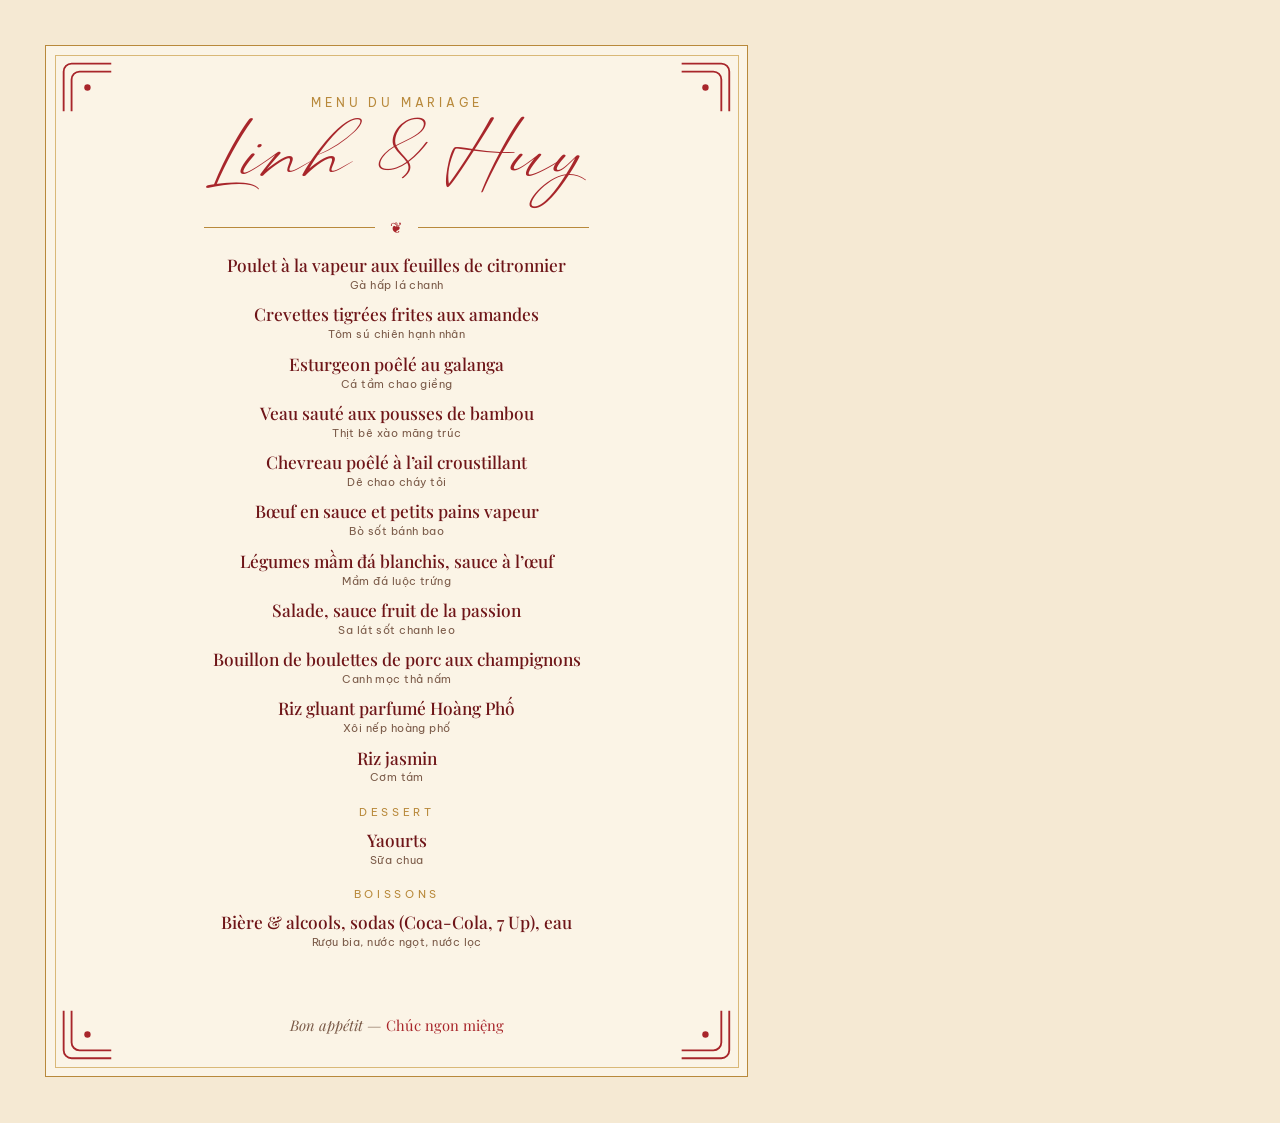
<file: menu-fr.html>
<!doctype html>
<html lang="fr">
<head>
<meta charset="utf-8">
<title>Menu Linh & Huy</title>
<link rel="stylesheet" href="https://fonts.googleapis.com/css2?family=Be+Vietnam+Pro:wght@400;500&family=Playfair+Display:ital,wght@0,400;0,500;0,600;1,400&display=swap">
<style>
@font-face{font-family:"First Encounter";src:url("FirstEncounter.otf") format("opentype")}
@page{size:A4;margin:0}
:root{--cream:#F5E9D3;--card:#FBF4E6;--red:#A8262B;--red-dark:#6E1518;--gold:#B8893B;--gold-l:#D9B877;--ink:#4A2A22;--muted:#7A5A48}
*{box-sizing:border-box;margin:0;padding:0}
html,body{width:210mm;height:297mm;background:var(--cream)}
body{font-family:"Playfair Display",Georgia,serif;color:var(--ink);-webkit-print-color-adjust:exact;print-color-adjust:exact}
.page{position:relative;width:210mm;height:297mm;padding:12mm}
.frame{position:relative;height:100%;border:1.5px solid var(--gold);background:var(--card);padding:13mm 20mm 11mm;display:flex;flex-direction:column;align-items:center;text-align:center}
.frame::before{content:"";position:absolute;inset:2.2mm;border:.6px solid var(--gold-l);pointer-events:none}
.corner{position:absolute;width:14mm;height:14mm;color:var(--red)}
.corner.tl{top:4mm;left:4mm}.corner.tr{top:4mm;right:4mm;transform:scaleX(-1)}
.corner.bl{bottom:4mm;left:4mm;transform:scaleY(-1)}.corner.br{bottom:4mm;right:4mm;transform:scale(-1,-1)}
.label{font-family:"Be Vietnam Pro",sans-serif;font-size:9pt;letter-spacing:.32em;text-transform:uppercase;color:var(--gold)}
h1{font-family:"First Encounter","Playfair Display",cursive;font-weight:400;font-size:52pt;line-height:1.05;color:var(--red);margin:3mm 0 1mm}
.sub{font-style:italic;font-size:12pt;color:var(--muted)}
.rule{display:flex;align-items:center;gap:4mm;width:70%;margin:5mm 0 3mm;color:var(--gold)}
.rule::before,.rule::after{content:"";flex:1;height:.8px;background:var(--gold)}
.rule span{font-size:11pt;color:var(--red)}
ol{list-style:none;width:100%}
li{padding:1.5mm 0}
.fr{font-size:13pt;font-weight:500;color:var(--red-dark);line-height:1.25}
.vi{font-family:"Be Vietnam Pro",sans-serif;font-size:8.5pt;color:var(--muted);letter-spacing:.04em;margin-top:.6mm}
.section{font-family:"Be Vietnam Pro",sans-serif;font-size:8.5pt;letter-spacing:.32em;text-transform:uppercase;color:var(--gold);margin:4mm 0 1mm}
.foot{margin-top:auto;font-style:italic;font-size:11pt;color:var(--muted)}
.foot b{font-style:normal;font-weight:400;color:var(--red)}
</style>
</head>
<body>
<div class="page"><div class="frame">
  <svg class="corner tl" viewBox="0 0 40 40" fill="none" stroke="currentColor" stroke-width="1.4"><path d="M2 38V8a6 6 0 0 1 6-6h30"/><path d="M8 38V14a6 6 0 0 1 6-6h24"/><circle cx="20" cy="20" r="2.4" fill="currentColor" stroke="none"/></svg>
  <svg class="corner tr" viewBox="0 0 40 40" fill="none" stroke="currentColor" stroke-width="1.4"><path d="M2 38V8a6 6 0 0 1 6-6h30"/><path d="M8 38V14a6 6 0 0 1 6-6h24"/><circle cx="20" cy="20" r="2.4" fill="currentColor" stroke="none"/></svg>
  <svg class="corner bl" viewBox="0 0 40 40" fill="none" stroke="currentColor" stroke-width="1.4"><path d="M2 38V8a6 6 0 0 1 6-6h30"/><path d="M8 38V14a6 6 0 0 1 6-6h24"/><circle cx="20" cy="20" r="2.4" fill="currentColor" stroke="none"/></svg>
  <svg class="corner br" viewBox="0 0 40 40" fill="none" stroke="currentColor" stroke-width="1.4"><path d="M2 38V8a6 6 0 0 1 6-6h30"/><path d="M8 38V14a6 6 0 0 1 6-6h24"/><circle cx="20" cy="20" r="2.4" fill="currentColor" stroke="none"/></svg>

  <div class="label">Menu du mariage</div>
  <h1>Linh &amp; Huy</h1>
  <div class="rule"><span>❦</span></div>

  <ol>
    <li><div class="fr">Poulet à la vapeur aux feuilles de citronnier</div><div class="vi">Gà hấp lá chanh</div></li>
    <li><div class="fr">Crevettes tigrées frites aux amandes</div><div class="vi">Tôm sú chiên hạnh nhân</div></li>
    <li><div class="fr">Esturgeon poêlé au galanga</div><div class="vi">Cá tầm chao giềng</div></li>
    <li><div class="fr">Veau sauté aux pousses de bambou</div><div class="vi">Thịt bê xào măng trúc</div></li>
    <li><div class="fr">Chevreau poêlé à l’ail croustillant</div><div class="vi">Dê chao cháy tỏi</div></li>
    <li><div class="fr">Bœuf en sauce et petits pains vapeur</div><div class="vi">Bò sốt bánh bao</div></li>
    <li><div class="fr">Légumes mầm đá blanchis, sauce à l’œuf</div><div class="vi">Mầm đá luộc trứng</div></li>
    <li><div class="fr">Salade, sauce fruit de la passion</div><div class="vi">Sa lát sốt chanh leo</div></li>
    <li><div class="fr">Bouillon de boulettes de porc aux champignons</div><div class="vi">Canh mọc thả nấm</div></li>
    <li><div class="fr">Riz gluant parfumé Hoàng Phố</div><div class="vi">Xôi nếp hoàng phố</div></li>
    <li><div class="fr">Riz jasmin</div><div class="vi">Cơm tám</div></li>
  </ol>

  <div class="section">Dessert</div>
  <ol><li><div class="fr">Yaourts</div><div class="vi">Sữa chua</div></li></ol>

  <div class="section">Boissons</div>
  <ol><li><div class="fr">Bière &amp; alcools, sodas (Coca-Cola, 7 Up), eau</div><div class="vi">Rượu bia, nước ngọt, nước lọc</div></li></ol>

  <div class="foot">Bon appétit — <b>Chúc ngon miệng</b></div>
</div></div>
</body>
</html>
</file>
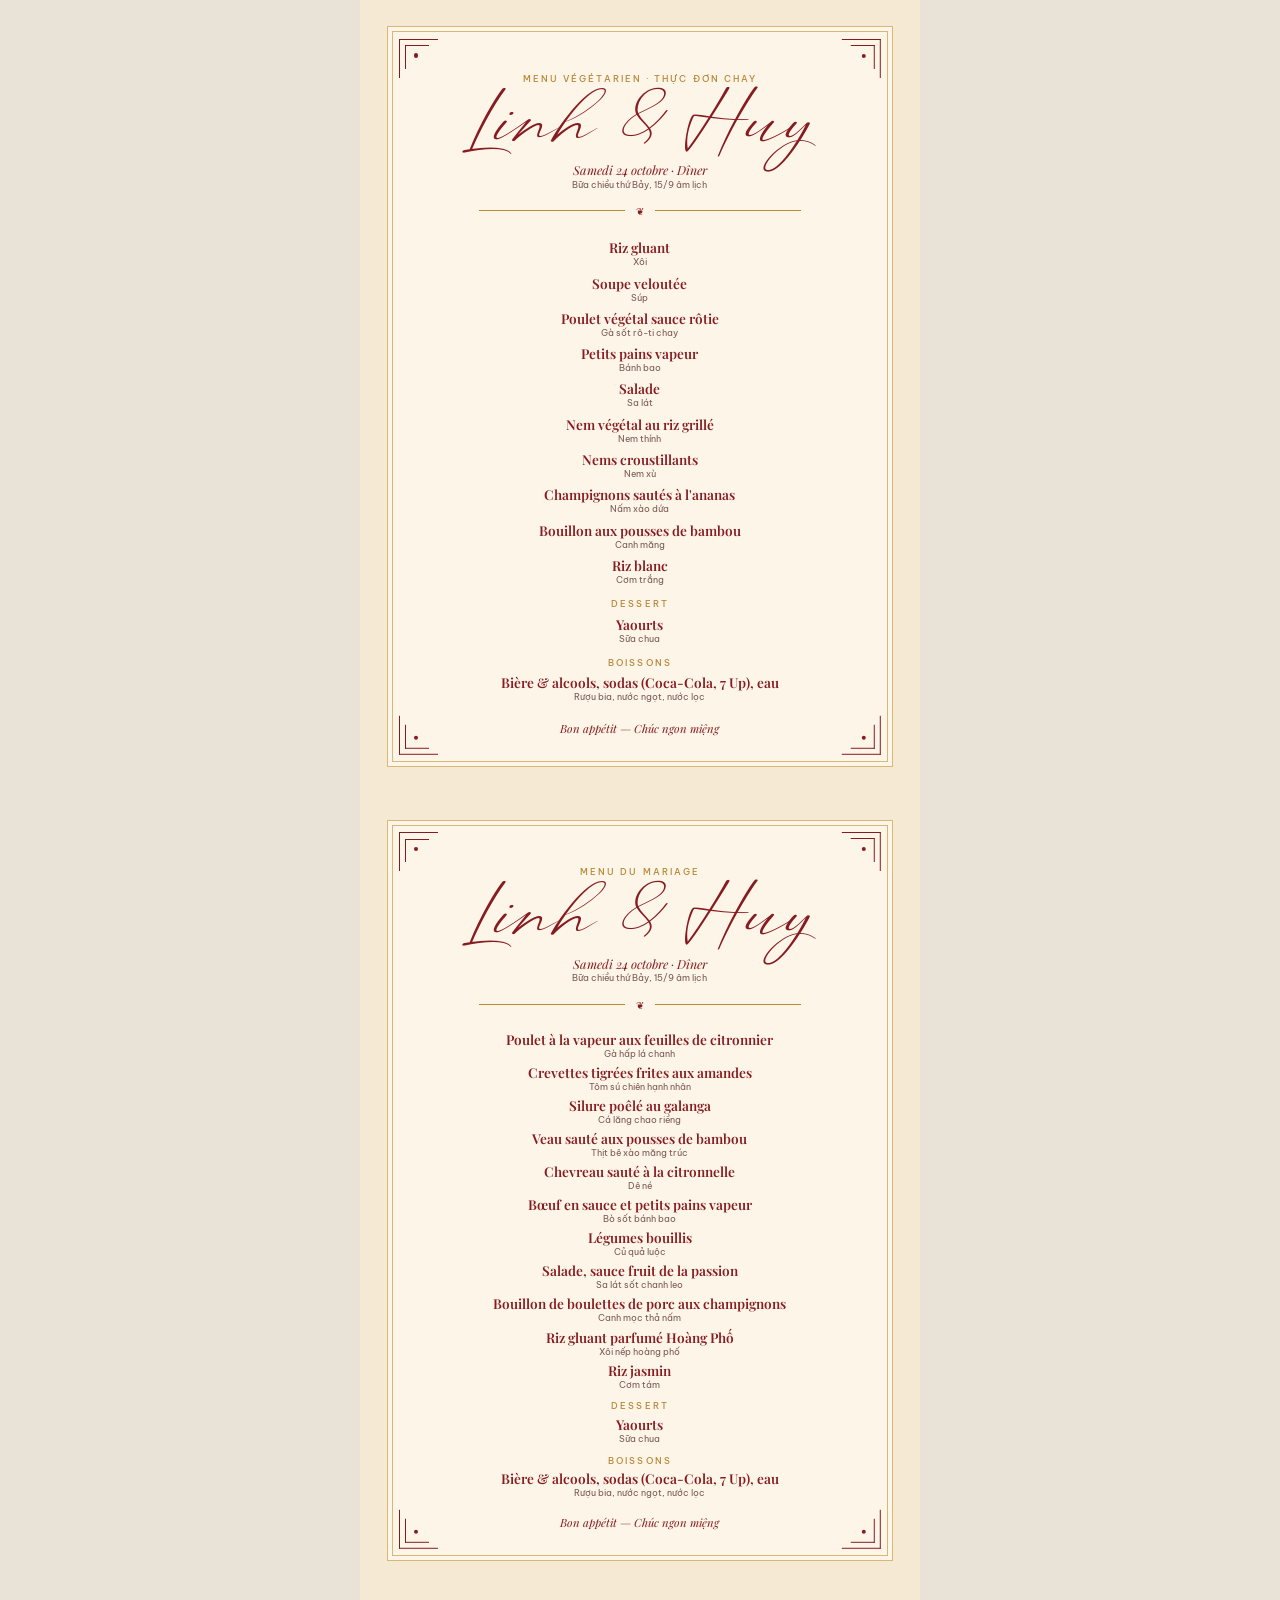
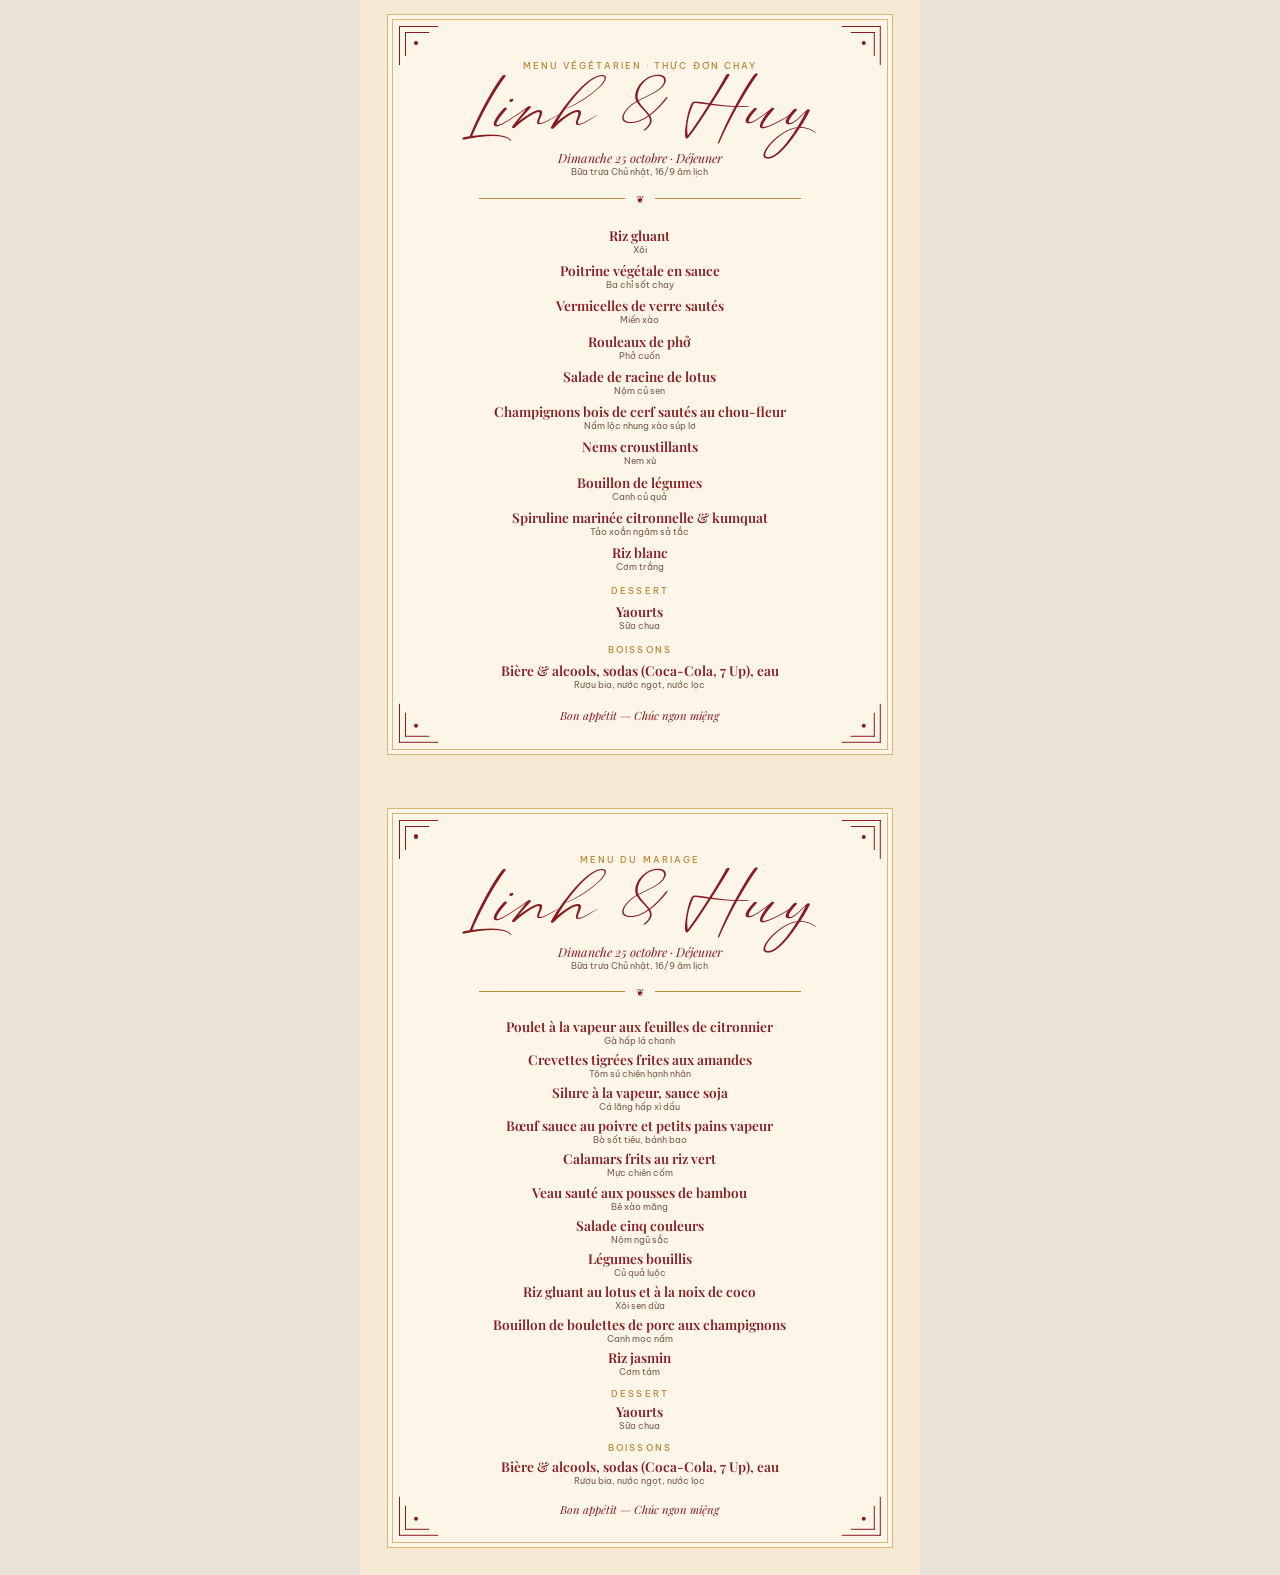
<file: menu.html>
<!DOCTYPE html><html lang="fr"><head><meta charset="utf-8"><meta name="viewport" content="width=device-width,initial-scale=1"><title>Linh & Huy · Menu</title>
<link rel="icon" type="image/svg+xml" href="favicon.svg"><link rel="stylesheet" href="styles.css">
<!-- Printable menus (A5, one per page): Saturday dinner (vegetarian, wedding), Sunday lunch (vegetarian, wedding). Print: Ctrl+P, A5, no margins → menu.pdf -->
<style>
@page{size:A5;margin:0}
body{margin:0;background:#E9E2D6}
.page{box-sizing:border-box;width:148mm;height:210mm;margin:0 auto;padding:7mm;background:var(--cream);page-break-after:always;break-after:page}
.page:last-child{page-break-after:auto;break-after:auto}
.frame{position:relative;box-sizing:border-box;height:100%;border:.3mm solid var(--gold-300);outline:.3mm solid var(--gold-300);outline-offset:-1.6mm;background:var(--paper);display:flex;flex-direction:column;align-items:center;text-align:center;padding:12mm 12mm 8mm}
.corner{position:absolute;width:10mm;height:10mm;border-left:.5mm solid var(--cinnabar-700);border-top:.5mm solid var(--cinnabar-700)}
.corner::before{content:"";position:absolute;left:1.4mm;top:1.4mm;width:6mm;height:6mm;border-left:.3mm solid var(--cinnabar-700);border-top:.3mm solid var(--cinnabar-700)}
.corner::after{content:"";position:absolute;left:3.6mm;top:3.6mm;width:1.1mm;height:1.1mm;border-radius:50%;background:var(--cinnabar-700)}
.tl{left:3mm;top:3mm}.tr{right:3mm;top:3mm;transform:scaleX(-1)}.bl{left:3mm;bottom:3mm;transform:scaleY(-1)}.br{right:3mm;bottom:3mm;transform:scale(-1)}
.label{font:500 2.5mm var(--font-sans);letter-spacing:var(--ls-label);text-transform:uppercase;color:var(--gold-500)}
.names{font:17mm/1.15 var(--font-script);color:var(--cinnabar-700);white-space:nowrap;margin:1mm 0 0}
.when{font:italic 3.3mm/1.3 var(--font-serif);color:var(--cinnabar-700)}
.when small{display:block;font:2.5mm/1.4 var(--font-sans);font-style:normal;color:var(--text-muted)}
.rule{display:flex;align-items:center;gap:3mm;width:78%;margin:3mm 0 4mm;color:var(--cinnabar-700);font-size:2.6mm}
.rule::before,.rule::after{content:"";flex:1;border-top:.25mm solid var(--gold-500)}
.dishes{flex:1;display:flex;flex-direction:column;justify-content:space-evenly;width:100%}
.dish b{display:block;font:600 3.6mm/1.25 var(--font-serif);color:var(--cinnabar-700)}
.dish i{display:block;font:2.45mm/1.35 var(--font-sans);font-style:normal;color:var(--text-muted)}
.section{margin-top:1.5mm}
.thanks{font:italic 3mm var(--font-serif);color:var(--cinnabar-700);margin-top:3mm}
@media print{body{background:none}.page{margin:0;-webkit-print-color-adjust:exact;print-color-adjust:exact}}
</style></head><body>
<template id="corners"><span class="corner tl"></span><span class="corner tr"></span><span class="corner bl"></span><span class="corner br"></span></template>

<section class="page"><div class="frame">
  <div class="label">Menu végétarien · Thực đơn chay</div>
  <div class="names">Linh &amp; Huy</div>
  <div class="when">Samedi 24 octobre · Dîner<small>Bữa chiều thứ Bảy, 15/9 âm lịch</small></div>
  <div class="rule">❦</div>
  <div class="dishes">
    <div class="dish"><b>Riz gluant</b><i>Xôi</i></div>
    <div class="dish"><b>Soupe veloutée</b><i>Súp</i></div>
    <div class="dish"><b>Poulet végétal sauce rôtie</b><i>Gà sốt rô-ti chay</i></div>
    <div class="dish"><b>Petits pains vapeur</b><i>Bánh bao</i></div>
    <div class="dish"><b>Salade</b><i>Sa lát</i></div>
    <div class="dish"><b>Nem végétal au riz grillé</b><i>Nem thính</i></div>
    <div class="dish"><b>Nems croustillants</b><i>Nem xù</i></div>
    <div class="dish"><b>Champignons sautés à l'ananas</b><i>Nấm xào dứa</i></div>
    <div class="dish"><b>Bouillon aux pousses de bambou</b><i>Canh măng</i></div>
    <div class="dish"><b>Riz blanc</b><i>Cơm trắng</i></div>
    <div class="label section">Dessert</div>
    <div class="dish"><b>Yaourts</b><i>Sữa chua</i></div>
    <div class="label section">Boissons</div>
    <div class="dish"><b>Bière &amp; alcools, sodas (Coca-Cola, 7 Up), eau</b><i>Rượu bia, nước ngọt, nước lọc</i></div>
  </div>
  <div class="thanks">Bon appétit — Chúc ngon miệng</div>
</div></section>

<section class="page"><div class="frame">
  <div class="label">Menu du mariage</div>
  <div class="names">Linh &amp; Huy</div>
  <div class="when">Samedi 24 octobre · Dîner<small>Bữa chiều thứ Bảy, 15/9 âm lịch</small></div>
  <div class="rule">❦</div>
  <div class="dishes">
    <div class="dish"><b>Poulet à la vapeur aux feuilles de citronnier</b><i>Gà hấp lá chanh</i></div>
    <div class="dish"><b>Crevettes tigrées frites aux amandes</b><i>Tôm sú chiên hạnh nhân</i></div>
    <div class="dish"><b>Silure poêlé au galanga</b><i>Cá lăng chao riềng</i></div>
    <div class="dish"><b>Veau sauté aux pousses de bambou</b><i>Thịt bê xào măng trúc</i></div>
    <div class="dish"><b>Chevreau sauté à la citronnelle</b><i>Dê né</i></div>
    <div class="dish"><b>Bœuf en sauce et petits pains vapeur</b><i>Bò sốt bánh bao</i></div>
    <div class="dish"><b>Légumes bouillis</b><i>Củ quả luộc</i></div>
    <div class="dish"><b>Salade, sauce fruit de la passion</b><i>Sa lát sốt chanh leo</i></div>
    <div class="dish"><b>Bouillon de boulettes de porc aux champignons</b><i>Canh mọc thả nấm</i></div>
    <div class="dish"><b>Riz gluant parfumé Hoàng Phố</b><i>Xôi nếp hoàng phố</i></div>
    <div class="dish"><b>Riz jasmin</b><i>Cơm tám</i></div>
    <div class="label section">Dessert</div>
    <div class="dish"><b>Yaourts</b><i>Sữa chua</i></div>
    <div class="label section">Boissons</div>
    <div class="dish"><b>Bière &amp; alcools, sodas (Coca-Cola, 7 Up), eau</b><i>Rượu bia, nước ngọt, nước lọc</i></div>
  </div>
  <div class="thanks">Bon appétit — Chúc ngon miệng</div>
</div></section>

<section class="page"><div class="frame">
  <div class="label">Menu végétarien · Thực đơn chay</div>
  <div class="names">Linh &amp; Huy</div>
  <div class="when">Dimanche 25 octobre · Déjeuner<small>Bữa trưa Chủ nhật, 16/9 âm lịch</small></div>
  <div class="rule">❦</div>
  <div class="dishes">
    <div class="dish"><b>Riz gluant</b><i>Xôi</i></div>
    <div class="dish"><b>Poitrine végétale en sauce</b><i>Ba chỉ sốt chay</i></div>
    <div class="dish"><b>Vermicelles de verre sautés</b><i>Miến xào</i></div>
    <div class="dish"><b>Rouleaux de phở</b><i>Phở cuốn</i></div>
    <div class="dish"><b>Salade de racine de lotus</b><i>Nộm củ sen</i></div>
    <div class="dish"><b>Champignons bois de cerf sautés au chou-fleur</b><i>Nấm lộc nhung xào súp lơ</i></div>
    <div class="dish"><b>Nems croustillants</b><i>Nem xù</i></div>
    <div class="dish"><b>Bouillon de légumes</b><i>Canh củ quả</i></div>
    <div class="dish"><b>Spiruline marinée citronnelle &amp; kumquat</b><i>Tảo xoắn ngâm sả tắc</i></div>
    <div class="dish"><b>Riz blanc</b><i>Cơm trắng</i></div>
    <div class="label section">Dessert</div>
    <div class="dish"><b>Yaourts</b><i>Sữa chua</i></div>
    <div class="label section">Boissons</div>
    <div class="dish"><b>Bière &amp; alcools, sodas (Coca-Cola, 7 Up), eau</b><i>Rượu bia, nước ngọt, nước lọc</i></div>
  </div>
  <div class="thanks">Bon appétit — Chúc ngon miệng</div>
</div></section>

<section class="page"><div class="frame">
  <div class="label">Menu du mariage</div>
  <div class="names">Linh &amp; Huy</div>
  <div class="when">Dimanche 25 octobre · Déjeuner<small>Bữa trưa Chủ nhật, 16/9 âm lịch</small></div>
  <div class="rule">❦</div>
  <div class="dishes">
    <div class="dish"><b>Poulet à la vapeur aux feuilles de citronnier</b><i>Gà hấp lá chanh</i></div>
    <div class="dish"><b>Crevettes tigrées frites aux amandes</b><i>Tôm sú chiên hạnh nhân</i></div>
    <div class="dish"><b>Silure à la vapeur, sauce soja</b><i>Cá lăng hấp xì dầu</i></div>
    <div class="dish"><b>Bœuf sauce au poivre et petits pains vapeur</b><i>Bò sốt tiêu, bánh bao</i></div>
    <div class="dish"><b>Calamars frits au riz vert</b><i>Mực chiên cốm</i></div>
    <div class="dish"><b>Veau sauté aux pousses de bambou</b><i>Bê xào măng</i></div>
    <div class="dish"><b>Salade cinq couleurs</b><i>Nộm ngũ sắc</i></div>
    <div class="dish"><b>Légumes bouillis</b><i>Củ quả luộc</i></div>
    <div class="dish"><b>Riz gluant au lotus et à la noix de coco</b><i>Xôi sen dừa</i></div>
    <div class="dish"><b>Bouillon de boulettes de porc aux champignons</b><i>Canh mọc nấm</i></div>
    <div class="dish"><b>Riz jasmin</b><i>Cơm tám</i></div>
    <div class="label section">Dessert</div>
    <div class="dish"><b>Yaourts</b><i>Sữa chua</i></div>
    <div class="label section">Boissons</div>
    <div class="dish"><b>Bière &amp; alcools, sodas (Coca-Cola, 7 Up), eau</b><i>Rượu bia, nước ngọt, nước lọc</i></div>
  </div>
  <div class="thanks">Bon appétit — Chúc ngon miệng</div>
</div></section>

<script>document.querySelectorAll('.frame').forEach(f=>f.prepend(document.getElementById('corners').content.cloneNode(true)))</script>
</body></html>
</file>
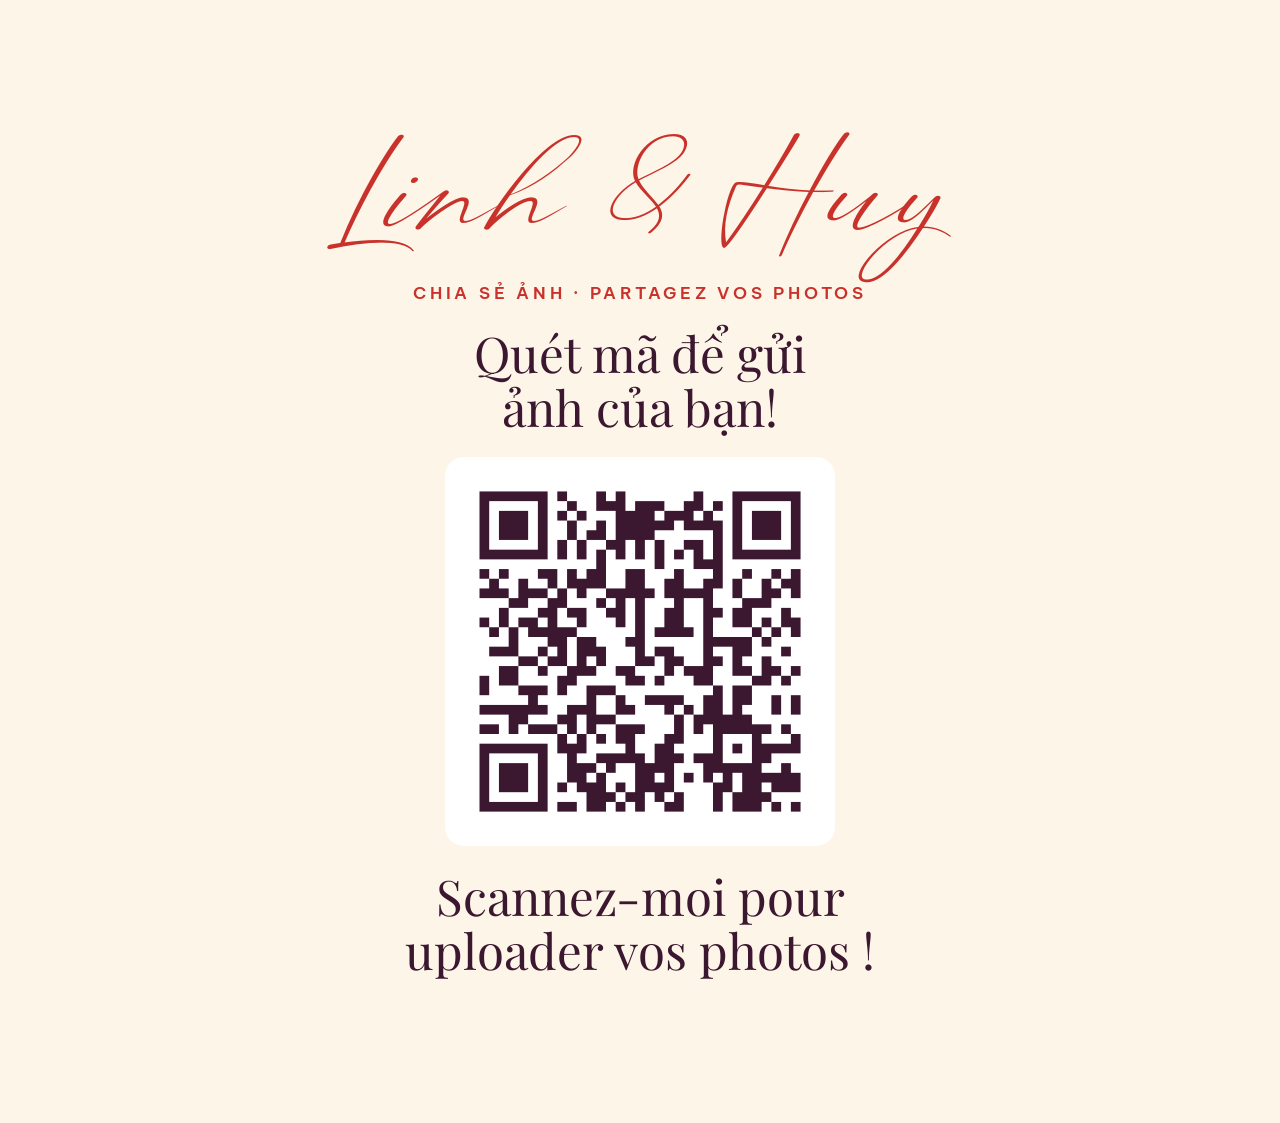
<file: qr-photos-poster.html>
<!DOCTYPE html><html lang="fr"><head><meta charset="utf-8"><meta name="viewport" content="width=device-width,initial-scale=1"><title>Linh & Huy · Affiche photos</title>
<link rel="icon" type="image/svg+xml" href="favicon.svg"><link rel="stylesheet" href="styles.css">
<!-- Printable A4 poster pointing to ?page=photos. Print: Ctrl+P, no margins. -->
<style>
@page{size:A4;margin:0}
body{margin:0;background:var(--paper)}
.poster{box-sizing:border-box;width:210mm;height:297mm;margin:0 auto;display:grid;align-content:center;justify-items:center;gap:6mm;padding:20mm;text-align:center;background:var(--paper)}
.script{font:30mm/1 var(--font-script);color:var(--accent-primary);white-space:nowrap}
.label{font:600 4.5mm var(--font-sans);letter-spacing:var(--ls-label);text-transform:uppercase;color:var(--accent-primary)}
.title{font:13mm/1.1 var(--font-display);color:var(--text-strong)}
.qr{width:95mm;height:95mm;background:#fff;border-radius:5mm;padding:4mm}
@media print{.poster{-webkit-print-color-adjust:exact;print-color-adjust:exact}}
</style></head><body>
<div class="poster">
  <div class="script">Linh &amp; Huy</div>
  <div class="label">Chia sẻ ảnh · Partagez vos photos</div>
  <div class="title">Quét mã để gửi<br>ảnh của bạn!</div>
  <img class="qr" src="photos-qr.png" alt="QR code">
  <div class="title">Scannez-moi pour<br>uploader vos photos&nbsp;!</div>
</div>
</body></html>
</file>
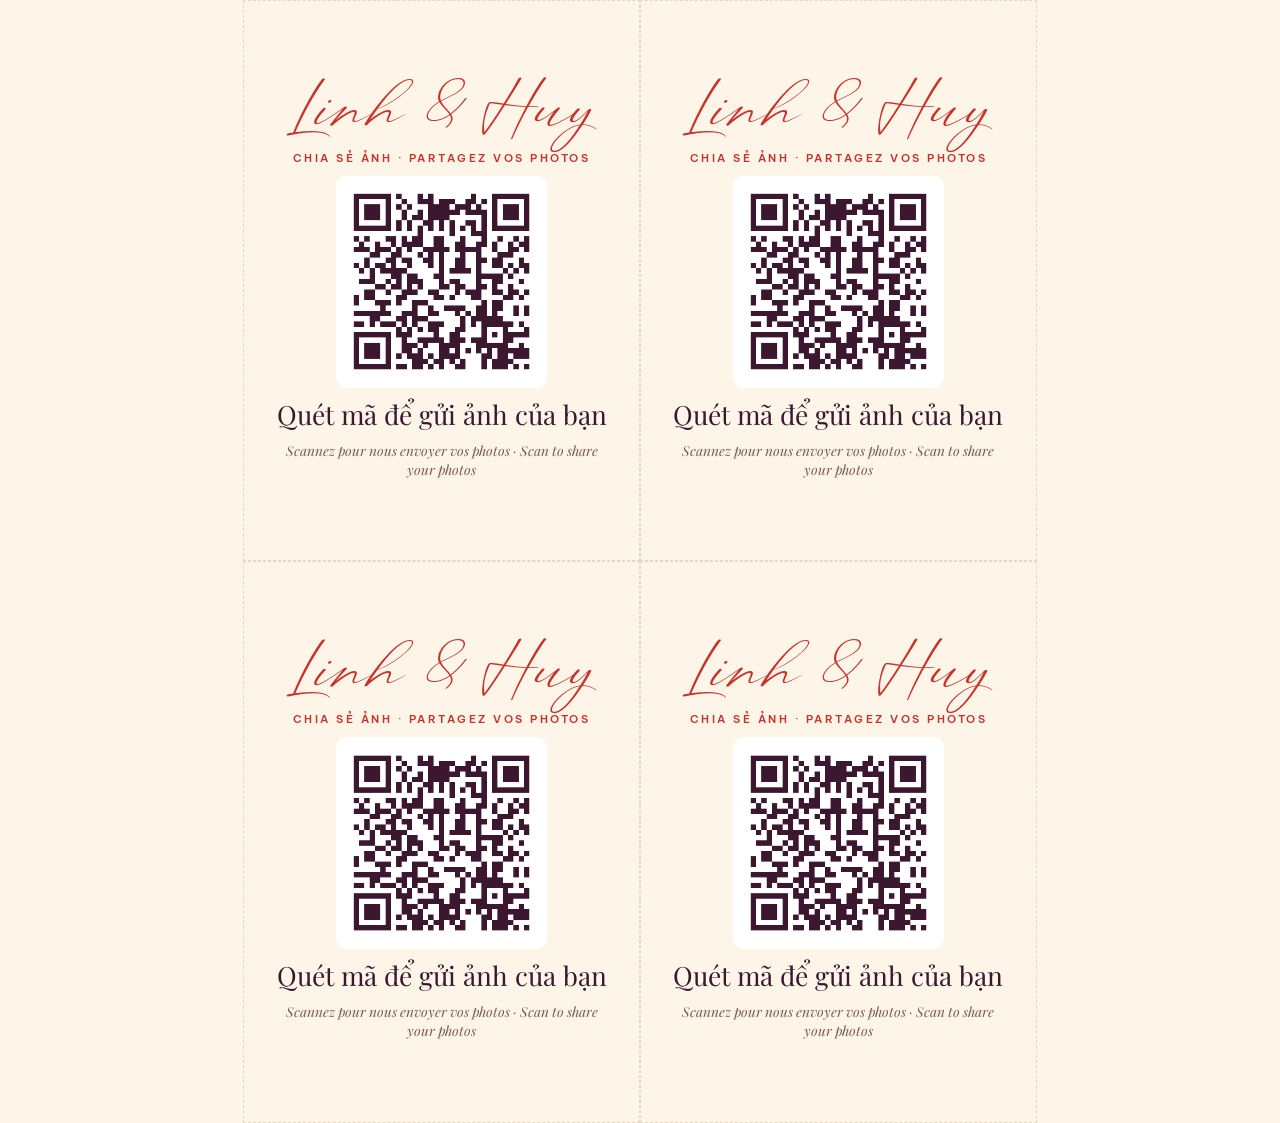
<file: qr-photos.html>
<!DOCTYPE html><html lang="vi"><head><meta charset="utf-8"><meta name="viewport" content="width=device-width,initial-scale=1"><title>Linh & Huy · QR photos</title>
<link rel="icon" type="image/svg+xml" href="favicon.svg"><link rel="stylesheet" href="styles.css">
<!-- Printable table card (A6 ×4 on A4) pointing to ?page=photos. Print: Ctrl+P, no margins. -->
<style>
@page{size:A4;margin:0}
body{margin:0;background:var(--paper)}
.sheet{width:210mm;height:297mm;margin:0 auto;display:grid;grid-template:1fr 1fr/1fr 1fr}
.card{box-sizing:border-box;display:grid;align-content:center;justify-items:center;gap:3mm;padding:8mm;text-align:center;border:.2mm dashed var(--sand);background:var(--paper)}
.script{font:15mm/1 var(--font-script);color:var(--accent-primary);white-space:nowrap}
.label{font:600 3mm var(--font-sans);letter-spacing:var(--ls-label);text-transform:uppercase;color:var(--accent-primary)}
.title{font:7mm/1.15 var(--font-display);color:var(--text-strong)}
.sub{font:italic 3.6mm/1.4 var(--font-serif);color:var(--text-muted)}
.qr{width:52mm;height:52mm;background:#fff;border-radius:3mm;padding:2mm}
@media print{.card{-webkit-print-color-adjust:exact;print-color-adjust:exact}}
</style></head><body>
<div class="sheet">
<template id="c"><div class="card">
  <div class="script">Linh &amp; Huy</div>
  <div class="label">Chia sẻ ảnh · Partagez vos photos</div>
  <img class="qr" src="photos-qr.png" alt="QR code">
  <div class="title">Quét mã để gửi ảnh của bạn</div>
  <div class="sub">Scannez pour nous envoyer vos photos · Scan to share your photos</div>
</div></template>
</div>
<script>const s=document.querySelector('.sheet'),c=document.getElementById('c');for(let i=0;i<4;i++)s.appendChild(c.content.cloneNode(true));</script>
</body></html>
</file>
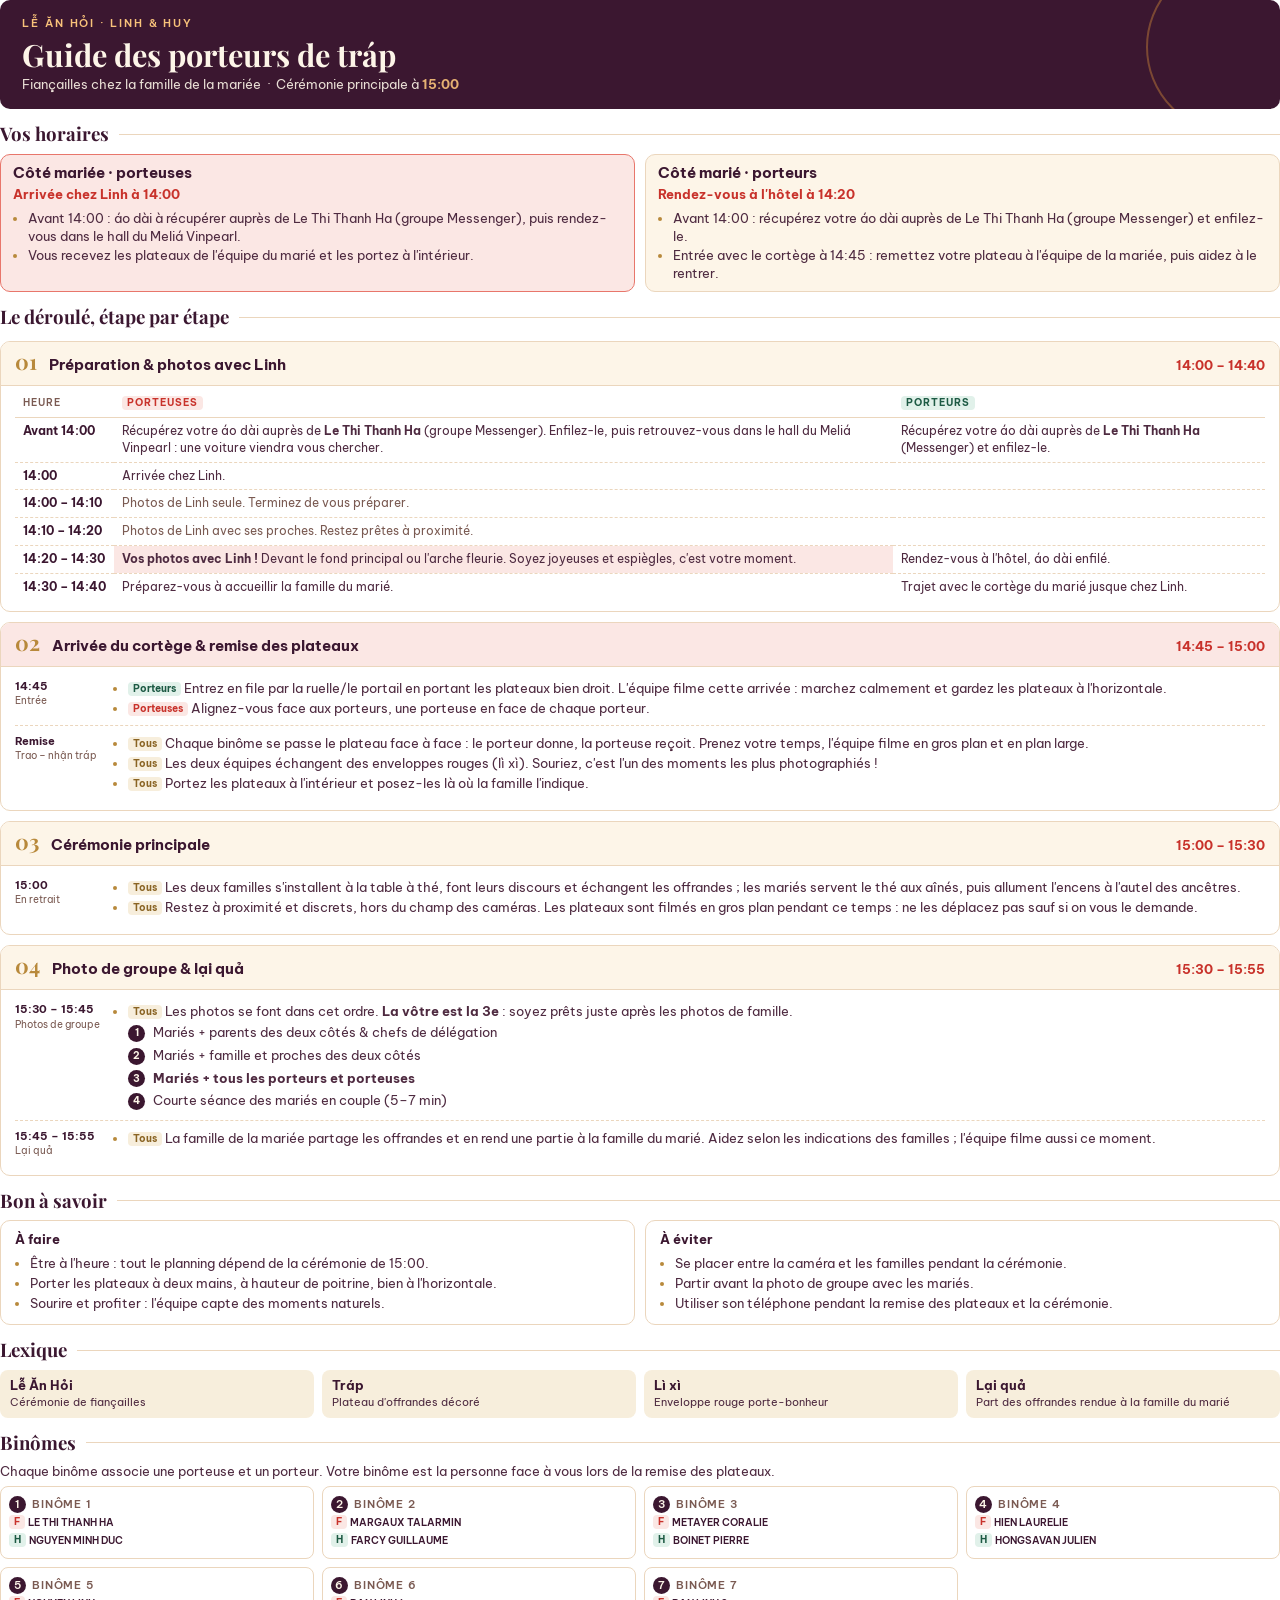
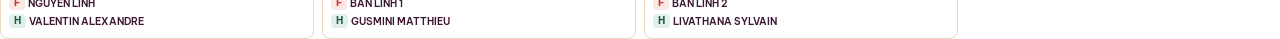
<file: print/guide-porteurs-trap.html>
<!doctype html>
<html lang="fr">
<head>
<meta charset="utf-8">
<title>Guide des porteurs de tráp</title>
<style>
@font-face{font-family:"Be Vietnam Pro";src:url("fonts/BeVietnamPro-Regular.ttf");font-weight:400}
@font-face{font-family:"Be Vietnam Pro";src:url("fonts/BeVietnamPro-Italic.ttf");font-weight:400;font-style:italic}
@font-face{font-family:"Be Vietnam Pro";src:url("fonts/BeVietnamPro-SemiBold.ttf");font-weight:600}
@font-face{font-family:"Be Vietnam Pro";src:url("fonts/BeVietnamPro-Bold.ttf");font-weight:700}
@font-face{font-family:"Playfair Display";src:url("fonts/PlayfairDisplay.ttf");font-weight:400 900}

:root{
  --paper:#FDF5E8;--blush:#F9E3DA;--sand:#EBD6BD;--cocoa:#7A5A52;
  --plum:#3B1730;--body:#4E2A40;--lacquer:#C8322B;--lacquer-50:#FBE7E4;
  --gold:#B8893B;--gold-50:#F7EEDC;
}
@page{size:A4;margin:14mm 14mm 16mm}
*{box-sizing:border-box}
html{-webkit-print-color-adjust:exact;print-color-adjust:exact}
body{margin:0;font-family:"Be Vietnam Pro",sans-serif;font-size:9.6pt;line-height:1.5;color:var(--body);background:#fff}

.hero{background:var(--plum);color:var(--paper);border-radius:10px;padding:20px 24px 18px;position:relative;overflow:hidden}
.hero::after{content:"";position:absolute;right:-40px;top:-40px;width:170px;height:170px;border-radius:50%;border:2px solid rgba(242,163,58,.35)}
.hero .kicker{font-size:8pt;letter-spacing:.18em;text-transform:uppercase;color:#F8C27A;font-weight:600}
.hero h1{font-family:"Playfair Display",serif;font-weight:700;font-size:23pt;line-height:1.15;margin:6px 0 4px}
.hero .sub{font-size:10pt;opacity:.9}
.hero .sub b{color:#F8C27A}

h2{font-family:"Playfair Display",serif;color:var(--plum);font-size:14pt;margin:18px 0 8px;display:flex;align-items:center;gap:10px}
h2::after{content:"";flex:1;height:1px;background:var(--sand)}

.info{display:grid;grid-template-columns:repeat(3,1fr);gap:8px}
.info div{background:var(--paper);border:1px solid var(--sand);border-radius:8px;padding:8px 10px}
.info dt{font-size:7.5pt;text-transform:uppercase;letter-spacing:.1em;color:var(--cocoa);font-weight:600}
.info dd{margin:2px 0 0;font-weight:600;color:var(--plum)}
.info .key{background:var(--lacquer-50);border-color:#E8766B}
.info .key dd{color:var(--lacquer)}

/* Bandeau récapitulatif */
.bar{display:grid;grid-template-columns:repeat(4,1fr);margin:4px 0 2px;border-radius:8px;overflow:hidden;border:1px solid var(--sand)}
.bar div{padding:6px 9px;font-size:8pt;border-right:1px solid var(--sand)}
.bar div:last-child{border-right:0}
.bar b{display:block;color:var(--plum);font-size:8.6pt}
.bar span{color:var(--cocoa)}
.bar .main{background:var(--lacquer-50)}
.bar .main b{color:var(--lacquer)}

.phase{border:1px solid var(--sand);border-radius:10px;margin:12px 0;break-inside:avoid;overflow:hidden}
.phase-head{display:flex;align-items:baseline;gap:12px;background:var(--paper);padding:9px 14px;border-bottom:1px solid var(--sand)}
.phase-head .n{font-family:"Playfair Display",serif;font-weight:700;font-size:16pt;color:var(--gold);line-height:1}
.phase-head .t{font-weight:700;color:var(--plum);font-size:11pt}
.phase-head .time{margin-left:auto;font-weight:700;color:var(--lacquer);font-size:9.5pt;white-space:nowrap}
.phase.main .phase-head{background:var(--lacquer-50)}
.phase-body{padding:4px 14px 10px}

.slot{display:grid;grid-template-columns:86px 1fr;gap:12px;padding:8px 0;border-bottom:1px dashed var(--sand);break-inside:avoid}
.slot:last-child{border-bottom:0}
.slot .when{font-weight:700;color:var(--plum);font-size:8.6pt;padding-top:1px}
.slot .when small{display:block;font-weight:400;color:var(--cocoa);font-size:7.6pt}
.slot h3{margin:0 0 3px;font-size:9.8pt;color:var(--plum);font-weight:700}
ul{margin:0;padding-left:15px}
li{margin:2px 0}
li::marker{color:var(--gold)}
ol.order{margin:2px 0 0;padding:0;list-style:none;counter-reset:o}
ol.order li{counter-increment:o;display:flex;gap:8px;align-items:baseline;margin:3px 0}
ol.order li::before{content:counter(o);flex:none;width:17px;height:17px;border-radius:50%;background:var(--plum);color:var(--paper);font-size:7.5pt;font-weight:700;display:inline-flex;align-items:center;justify-content:center;transform:translateY(-1px)}
.tag{display:inline-block;background:var(--gold-50);color:#8A6424;border-radius:4px;padding:0 5px;font-size:7.6pt;font-weight:600;margin-left:4px}

.foot{margin-top:14px;font-size:7.8pt;color:var(--cocoa);text-align:center;font-style:italic}
.sched{width:100%;border-collapse:collapse;font-size:9.2pt}
.sched th{text-align:left;font-size:7.6pt;text-transform:uppercase;letter-spacing:.1em;color:var(--cocoa);font-weight:600;padding:6px 8px;border-bottom:1px solid var(--sand)}
.sched td{padding:5px 8px;border-bottom:1px dashed var(--sand);vertical-align:top}
.sched tr:last-child td{border-bottom:0}
.sched td:first-child{font-weight:700;color:var(--plum);white-space:nowrap;width:96px}
.sched td.photo{background:var(--lacquer-50)}
.sched .muted{color:var(--cocoa)}
.teams{display:grid;grid-template-columns:1fr 1fr;gap:10px}
.team{border:1px solid var(--sand);border-radius:10px;padding:10px 14px;background:var(--paper)}
.team.f{background:var(--lacquer-50);border-color:#E8766B}
.team h3{margin:0 0 2px;font-size:11pt;color:var(--plum)}
.team .be{font-weight:700;color:var(--lacquer);font-size:10pt;margin-bottom:4px}
.dos{display:grid;grid-template-columns:1fr 1fr;gap:10px}
.dos div{border:1px solid var(--sand);border-radius:10px;padding:10px 14px}
.dos h3{margin:0 0 4px;font-size:10pt;color:var(--plum)}
.gloss{display:grid;grid-template-columns:repeat(4,1fr);gap:8px}
.gloss div{background:var(--gold-50);border-radius:8px;padding:7px 10px;font-size:8.4pt}
.gloss b{display:block;color:var(--plum);font-size:9.4pt}
.who{display:inline-block;border-radius:4px;padding:0 5px;font-size:7.4pt;font-weight:700;margin-right:3px;vertical-align:1px}
.who.f{background:var(--lacquer-50);color:var(--lacquer)}
.who.m{background:#E1F1EA;color:#1D5A44}
.who.a{background:var(--gold-50);color:#8A6424}
h2{margin:12px 0 6px}
body{line-height:1.42}
.gloss{break-inside:avoid}
.teams li{margin:1px 0}
.team{padding:8px 12px}
.hero{padding:16px 22px 14px}
.sched{font-size:8.9pt}
.phase{margin:10px 0}
.slot{padding:6px 0}
.groups{display:grid;grid-template-columns:repeat(4,1fr);gap:8px}
.groups>div{border:1px solid var(--sand);border-radius:8px;padding:7px 8px;font-size:7.8pt;font-weight:600;color:var(--plum)}
.groups>div>div{white-space:nowrap}
.groups>div>div{margin:2px 0}
.gh{display:flex;align-items:center;gap:6px;font-size:8pt;text-transform:uppercase;letter-spacing:.08em;color:var(--cocoa)}
.gn{display:inline-flex;align-items:center;justify-content:center;width:17px;height:17px;border-radius:50%;background:var(--plum);color:var(--paper);font-size:8pt}
</style>
</head>
<body>

<header class="hero">
  <div class="kicker">Lễ Ăn Hỏi · Linh &amp; Huy</div>
  <h1>Guide des porteurs de tráp</h1>
  <div class="sub">Fiançailles chez la famille de la mariée &nbsp;·&nbsp; Cérémonie principale à <b>15:00</b></div>
</header>

<h2>Vos horaires</h2>
<div class="teams">
  <div class="team f">
    <h3>Côté mariée · porteuses</h3>
    <div class="be">Arrivée chez Linh à 14:00</div>
    <ul>
      <li>Avant 14:00 : áo dài à récupérer auprès de Le Thi Thanh Ha (groupe Messenger), puis rendez-vous dans le hall du Meliá Vinpearl.</li>
      <li>Vous recevez les plateaux de l'équipe du marié et les portez à l'intérieur.</li>
    </ul>
  </div>
  <div class="team">
    <h3>Côté marié · porteurs</h3>
    <div class="be">Rendez-vous à l'hôtel à 14:20</div>
    <ul>
      <li>Avant 14:00 : récupérez votre áo dài auprès de Le Thi Thanh Ha (groupe Messenger) et enfilez-le.</li>
      <li>Entrée avec le cortège à 14:45 : remettez votre plateau à l'équipe de la mariée, puis aidez à le rentrer.</li>
    </ul>
  </div>
</div>

<h2>Le déroulé, étape par étape</h2>

<section class="phase">
  <div class="phase-head"><span class="n">01</span><span class="t">Préparation &amp; photos avec Linh</span><span class="time">14:00 – 14:40</span></div>
  <div class="phase-body">
    <table class="sched">
      <tr><th>Heure</th><th><span class="who f">Porteuses</span></th><th><span class="who m">Porteurs</span></th></tr>
      <tr><td>Avant 14:00</td><td>Récupérez votre áo dài auprès de <b>Le Thi Thanh Ha</b> (groupe Messenger). Enfilez-le, puis retrouvez-vous dans le hall du Meliá Vinpearl : une voiture viendra vous chercher.</td><td>Récupérez votre áo dài auprès de <b>Le Thi Thanh Ha</b> (Messenger) et enfilez-le.</td></tr>
      <tr><td>14:00</td><td>Arrivée chez Linh.</td><td></td></tr>
      <tr><td>14:00 – 14:10</td><td><span class="muted">Photos de Linh seule. Terminez de vous préparer.</span></td><td></td></tr>
      <tr><td>14:10 – 14:20</td><td><span class="muted">Photos de Linh avec ses proches. Restez prêtes à proximité.</span></td><td></td></tr>
      <tr><td>14:20 – 14:30</td><td class="photo"><b>Vos photos avec Linh !</b> Devant le fond principal ou l'arche fleurie. Soyez joyeuses et espiègles, c'est votre moment.</td><td>Rendez-vous à l'hôtel, áo dài enfilé.</td></tr>
      <tr><td>14:30 – 14:40</td><td>Préparez-vous à accueillir la famille du marié.</td><td>Trajet avec le cortège du marié jusque chez Linh.</td></tr>
    </table>
  </div>
</section>

<section class="phase main">
  <div class="phase-head"><span class="n">02</span><span class="t">Arrivée du cortège &amp; remise des plateaux</span><span class="time">14:45 – 15:00</span></div>
  <div class="phase-body">
    <div class="slot">
      <div class="when">14:45<small>Entrée</small></div>
      <div><ul>
        <li><span class="who m">Porteurs</span>Entrez en file par la ruelle/le portail en portant les plateaux bien droit. L'équipe filme cette arrivée : marchez calmement et gardez les plateaux à l'horizontale.</li>
        <li><span class="who f">Porteuses</span>Alignez-vous face aux porteurs, une porteuse en face de chaque porteur.</li>
      </ul></div>
    </div>
    <div class="slot">
      <div class="when">Remise<small>Trao – nhận tráp</small></div>
      <div><ul>
        <li><span class="who a">Tous</span>Chaque binôme se passe le plateau face à face : le porteur donne, la porteuse reçoit. Prenez votre temps, l'équipe filme en gros plan et en plan large.</li>
        <li><span class="who a">Tous</span>Les deux équipes échangent des enveloppes rouges (lì xì). Souriez, c'est l'un des moments les plus photographiés !</li>
        <li><span class="who a">Tous</span>Portez les plateaux à l'intérieur et posez-les là où la famille l'indique.</li>
      </ul></div>
    </div>
  </div>
</section>

<section class="phase">
  <div class="phase-head"><span class="n">03</span><span class="t">Cérémonie principale</span><span class="time">15:00 – 15:30</span></div>
  <div class="phase-body">
    <div class="slot">
      <div class="when">15:00<small>En retrait</small></div>
      <div><ul>
        <li><span class="who a">Tous</span>Les deux familles s'installent à la table à thé, font leurs discours et échangent les offrandes ; les mariés servent le thé aux aînés, puis allument l'encens à l'autel des ancêtres.</li>
        <li><span class="who a">Tous</span>Restez à proximité et discrets, hors du champ des caméras. Les plateaux sont filmés en gros plan pendant ce temps : ne les déplacez pas sauf si on vous le demande.</li>
      </ul></div>
    </div>
  </div>
</section>

<section class="phase">
  <div class="phase-head"><span class="n">04</span><span class="t">Photo de groupe &amp; lại quả</span><span class="time">15:30 – 15:55</span></div>
  <div class="phase-body">
    <div class="slot">
      <div class="when">15:30 – 15:45<small>Photos de groupe</small></div>
      <div>
        <ul><li><span class="who a">Tous</span>Les photos se font dans cet ordre. <b>La vôtre est la 3e</b> : soyez prêts juste après les photos de famille.</li></ul>
        <ol class="order" style="margin-left:15px">
          <li>Mariés + parents des deux côtés &amp; chefs de délégation</li>
          <li>Mariés + famille et proches des deux côtés</li>
          <li><span><b>Mariés + tous les porteurs et porteuses</b></span></li>
          <li>Courte séance des mariés en couple (5–7 min)</li>
        </ol>
      </div>
    </div>
    <div class="slot">
      <div class="when">15:45 – 15:55<small>Lại quả</small></div>
      <div><ul>
        <li><span class="who a">Tous</span>La famille de la mariée partage les offrandes et en rend une partie à la famille du marié. Aidez selon les indications des familles ; l'équipe filme aussi ce moment.</li>
      </ul></div>
    </div>
  </div>
</section>

<h2>Bon à savoir</h2>
<div class="dos">
  <div>
    <h3>À faire</h3>
    <ul>
      <li>Être à l'heure : tout le planning dépend de la cérémonie de 15:00.</li>
      <li>Porter les plateaux à deux mains, à hauteur de poitrine, bien à l'horizontale.</li>
      <li>Sourire et profiter : l'équipe capte des moments naturels.</li>
    </ul>
  </div>
  <div>
    <h3>À éviter</h3>
    <ul>
      <li>Se placer entre la caméra et les familles pendant la cérémonie.</li>
      <li>Partir avant la photo de groupe avec les mariés.</li>
      <li>Utiliser son téléphone pendant la remise des plateaux et la cérémonie.</li>
    </ul>
  </div>
</div>

<h2>Lexique</h2>
<div class="gloss">
  <div><b>Lễ Ăn Hỏi</b>Cérémonie de fiançailles</div>
  <div><b>Tráp</b>Plateau d'offrandes décoré</div>
  <div><b>Lì xì</b>Enveloppe rouge porte-bonheur</div>
  <div><b>Lại quả</b>Part des offrandes rendue à la famille du marié</div>
</div>

<section style="break-inside:avoid">
<h2>Binômes</h2>
<p style="margin:0 0 6px">Chaque binôme associe une porteuse et un porteur. Votre binôme est la personne face à vous lors de la remise des plateaux.</p>
<div class="groups">
  <div><div class="gh"><span class="gn">1</span>Binôme 1</div><div><span class="who f">F</span>LE THI THANH HA</div><div><span class="who m">H</span>NGUYEN MINH DUC</div></div>
  <div><div class="gh"><span class="gn">2</span>Binôme 2</div><div><span class="who f">F</span>MARGAUX TALARMIN</div><div><span class="who m">H</span>FARCY GUILLAUME</div></div>
  <div><div class="gh"><span class="gn">3</span>Binôme 3</div><div><span class="who f">F</span>METAYER CORALIE</div><div><span class="who m">H</span>BOINET PIERRE</div></div>
  <div><div class="gh"><span class="gn">4</span>Binôme 4</div><div><span class="who f">F</span>HIEN LAURELIE</div><div><span class="who m">H</span>HONGSAVAN JULIEN</div></div>
  <div><div class="gh"><span class="gn">5</span>Binôme 5</div><div><span class="who f">F</span>NGUYEN LINH</div><div><span class="who m">H</span>VALENTIN ALEXANDRE</div></div>
  <div><div class="gh"><span class="gn">6</span>Binôme 6</div><div><span class="who f">F</span>BAN LINH 1</div><div><span class="who m">H</span>GUSMINI MATTHIEU</div></div>
  <div><div class="gh"><span class="gn">7</span>Binôme 7</div><div><span class="who f">F</span>BAN LINH 2</div><div><span class="who m">H</span>LIVATHANA SYLVAIN</div></div>
</div>
</section>

</body>
</html>
</file>
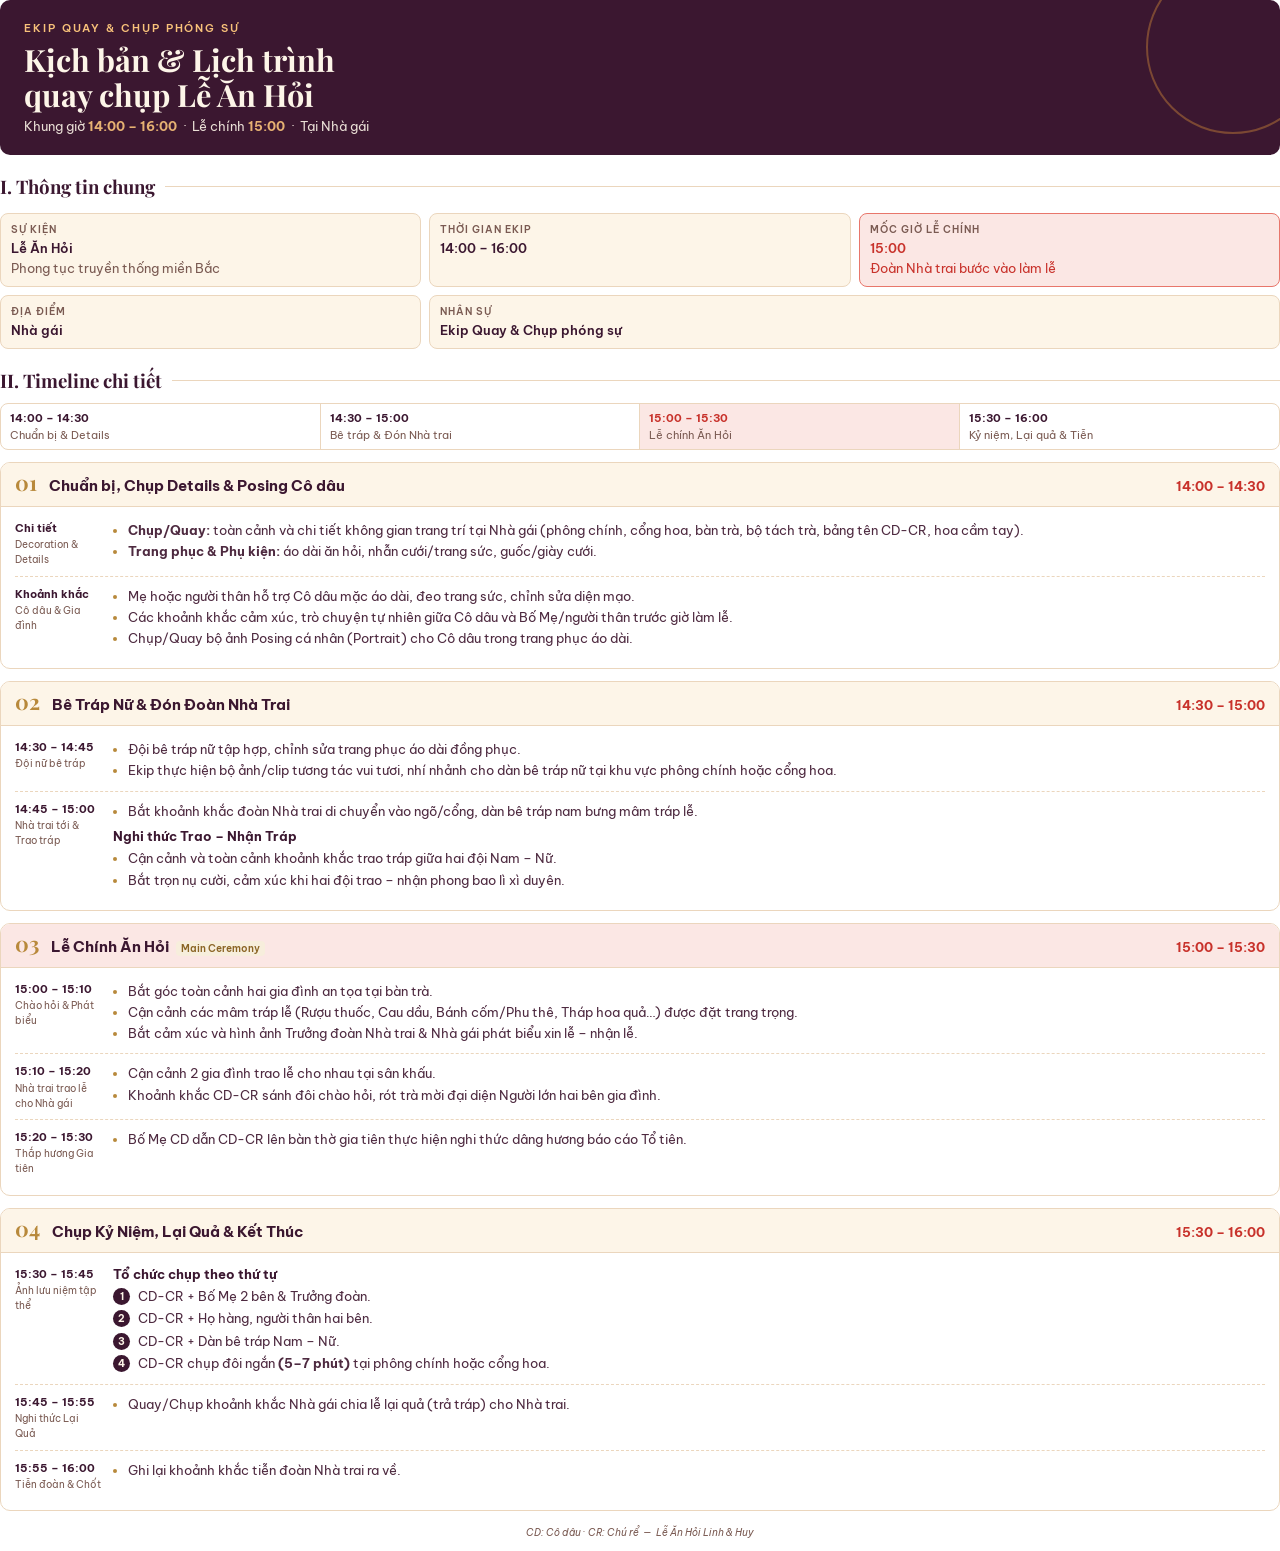
<file: print/kich-ban-an-hoi.html>
<!doctype html>
<html lang="vi">
<head>
<meta charset="utf-8">
<title>Kịch bản quay chụp Lễ Ăn Hỏi</title>
<style>
@font-face{font-family:"Be Vietnam Pro";src:url("fonts/BeVietnamPro-Regular.ttf");font-weight:400}
@font-face{font-family:"Be Vietnam Pro";src:url("fonts/BeVietnamPro-Italic.ttf");font-weight:400;font-style:italic}
@font-face{font-family:"Be Vietnam Pro";src:url("fonts/BeVietnamPro-SemiBold.ttf");font-weight:600}
@font-face{font-family:"Be Vietnam Pro";src:url("fonts/BeVietnamPro-Bold.ttf");font-weight:700}
@font-face{font-family:"Playfair Display";src:url("fonts/PlayfairDisplay.ttf");font-weight:400 900}

:root{
  --paper:#FDF5E8;--blush:#F9E3DA;--sand:#EBD6BD;--cocoa:#7A5A52;
  --plum:#3B1730;--body:#4E2A40;--lacquer:#C8322B;--lacquer-50:#FBE7E4;
  --gold:#B8893B;--gold-50:#F7EEDC;
}
@page{size:A4;margin:14mm 14mm 16mm}
*{box-sizing:border-box}
html{-webkit-print-color-adjust:exact;print-color-adjust:exact}
body{margin:0;font-family:"Be Vietnam Pro",sans-serif;font-size:9.6pt;line-height:1.5;color:var(--body);background:#fff}

.hero{background:var(--plum);color:var(--paper);border-radius:10px;padding:20px 24px 18px;position:relative;overflow:hidden}
.hero::after{content:"";position:absolute;right:-40px;top:-40px;width:170px;height:170px;border-radius:50%;border:2px solid rgba(242,163,58,.35)}
.hero .kicker{font-size:8pt;letter-spacing:.18em;text-transform:uppercase;color:#F8C27A;font-weight:600}
.hero h1{font-family:"Playfair Display",serif;font-weight:700;font-size:23pt;line-height:1.15;margin:6px 0 4px}
.hero .sub{font-size:10pt;opacity:.9}
.hero .sub b{color:#F8C27A}

h2{font-family:"Playfair Display",serif;color:var(--plum);font-size:14pt;margin:18px 0 8px;display:flex;align-items:center;gap:10px}
h2::after{content:"";flex:1;height:1px;background:var(--sand)}

.info{display:grid;grid-template-columns:repeat(3,1fr);gap:8px}
.info div{background:var(--paper);border:1px solid var(--sand);border-radius:8px;padding:8px 10px}
.info dt{font-size:7.5pt;text-transform:uppercase;letter-spacing:.1em;color:var(--cocoa);font-weight:600}
.info dd{margin:2px 0 0;font-weight:600;color:var(--plum)}
.info .key{background:var(--lacquer-50);border-color:#E8766B}
.info .key dd{color:var(--lacquer)}

/* Bandeau récapitulatif */
.bar{display:grid;grid-template-columns:repeat(4,1fr);margin:4px 0 2px;border-radius:8px;overflow:hidden;border:1px solid var(--sand)}
.bar div{padding:6px 9px;font-size:8pt;border-right:1px solid var(--sand)}
.bar div:last-child{border-right:0}
.bar b{display:block;color:var(--plum);font-size:8.6pt}
.bar span{color:var(--cocoa)}
.bar .main{background:var(--lacquer-50)}
.bar .main b{color:var(--lacquer)}

.phase{border:1px solid var(--sand);border-radius:10px;margin:12px 0;break-inside:avoid;overflow:hidden}
.phase-head{display:flex;align-items:baseline;gap:12px;background:var(--paper);padding:9px 14px;border-bottom:1px solid var(--sand)}
.phase-head .n{font-family:"Playfair Display",serif;font-weight:700;font-size:16pt;color:var(--gold);line-height:1}
.phase-head .t{font-weight:700;color:var(--plum);font-size:11pt}
.phase-head .time{margin-left:auto;font-weight:700;color:var(--lacquer);font-size:9.5pt;white-space:nowrap}
.phase.main .phase-head{background:var(--lacquer-50)}
.phase-body{padding:4px 14px 10px}

.slot{display:grid;grid-template-columns:86px 1fr;gap:12px;padding:8px 0;border-bottom:1px dashed var(--sand);break-inside:avoid}
.slot:last-child{border-bottom:0}
.slot .when{font-weight:700;color:var(--plum);font-size:8.6pt;padding-top:1px}
.slot .when small{display:block;font-weight:400;color:var(--cocoa);font-size:7.6pt}
.slot h3{margin:0 0 3px;font-size:9.8pt;color:var(--plum);font-weight:700}
ul{margin:0;padding-left:15px}
li{margin:2px 0}
li::marker{color:var(--gold)}
ol.order{margin:2px 0 0;padding:0;list-style:none;counter-reset:o}
ol.order li{counter-increment:o;display:flex;gap:8px;align-items:baseline;margin:3px 0}
ol.order li::before{content:counter(o);flex:none;width:17px;height:17px;border-radius:50%;background:var(--plum);color:var(--paper);font-size:7.5pt;font-weight:700;display:inline-flex;align-items:center;justify-content:center;transform:translateY(-1px)}
.tag{display:inline-block;background:var(--gold-50);color:#8A6424;border-radius:4px;padding:0 5px;font-size:7.6pt;font-weight:600;margin-left:4px}

.foot{margin-top:14px;font-size:7.8pt;color:var(--cocoa);text-align:center;font-style:italic}
</style>
</head>
<body>

<header class="hero">
  <div class="kicker">Ekip Quay &amp; Chụp phóng sự</div>
  <h1>Kịch bản &amp; Lịch trình<br>quay chụp Lễ Ăn Hỏi</h1>
  <div class="sub">Khung giờ <b>14:00 – 16:00</b> &nbsp;·&nbsp; Lễ chính <b>15:00</b> &nbsp;·&nbsp; Tại Nhà gái</div>
</header>

<h2>I. Thông tin chung</h2>
<dl class="info">
  <div><dt>Sự kiện</dt><dd>Lễ Ăn Hỏi<br><span style="font-weight:400;color:var(--cocoa)">Phong tục truyền thống miền Bắc</span></dd></div>
  <div><dt>Thời gian Ekip</dt><dd>14:00 – 16:00</dd></div>
  <div class="key"><dt>Mốc giờ lễ chính</dt><dd>15:00<br><span style="font-weight:400">Đoàn Nhà trai bước vào làm lễ</span></dd></div>
  <div><dt>Địa điểm</dt><dd>Nhà gái</dd></div>
  <div style="grid-column:span 2"><dt>Nhân sự</dt><dd>Ekip Quay &amp; Chụp phóng sự</dd></div>
</dl>

<h2>II. Timeline chi tiết</h2>
<div class="bar">
  <div><b>14:00 – 14:30</b><span>Chuẩn bị &amp; Details</span></div>
  <div><b>14:30 – 15:00</b><span>Bê tráp &amp; Đón Nhà trai</span></div>
  <div class="main"><b>15:00 – 15:30</b><span>Lễ chính Ăn Hỏi</span></div>
  <div><b>15:30 – 16:00</b><span>Kỷ niệm, Lại quả &amp; Tiễn</span></div>
</div>

<section class="phase">
  <div class="phase-head"><span class="n">01</span><span class="t">Chuẩn bị, Chụp Details &amp; Posing Cô dâu</span><span class="time">14:00 – 14:30</span></div>
  <div class="phase-body">
    <div class="slot">
      <div class="when">Chi tiết<small>Decoration &amp; Details</small></div>
      <div>
        <ul>
          <li><b>Chụp/Quay:</b> toàn cảnh và chi tiết không gian trang trí tại Nhà gái (phông chính, cổng hoa, bàn trà, bộ tách trà, bảng tên CD-CR, hoa cầm tay).</li>
          <li><b>Trang phục &amp; Phụ kiện:</b> áo dài ăn hỏi, nhẫn cưới/trang sức, guốc/giày cưới.</li>
        </ul>
      </div>
    </div>
    <div class="slot">
      <div class="when">Khoảnh khắc<small>Cô dâu &amp; Gia đình</small></div>
      <div>
        <ul>
          <li>Mẹ hoặc người thân hỗ trợ Cô dâu mặc áo dài, đeo trang sức, chỉnh sửa diện mạo.</li>
          <li>Các khoảnh khắc cảm xúc, trò chuyện tự nhiên giữa Cô dâu và Bố Mẹ/người thân trước giờ làm lễ.</li>
          <li>Chụp/Quay bộ ảnh Posing cá nhân (Portrait) cho Cô dâu trong trang phục áo dài.</li>
        </ul>
      </div>
    </div>
  </div>
</section>

<section class="phase">
  <div class="phase-head"><span class="n">02</span><span class="t">Bê Tráp Nữ &amp; Đón Đoàn Nhà Trai</span><span class="time">14:30 – 15:00</span></div>
  <div class="phase-body">
    <div class="slot">
      <div class="when">14:30 – 14:45<small>Đội nữ bê tráp</small></div>
      <div>
        <ul>
          <li>Đội bê tráp nữ tập hợp, chỉnh sửa trang phục áo dài đồng phục.</li>
          <li>Ekip thực hiện bộ ảnh/clip tương tác vui tươi, nhí nhảnh cho dàn bê tráp nữ tại khu vực phông chính hoặc cổng hoa.</li>
        </ul>
      </div>
    </div>
    <div class="slot">
      <div class="when">14:45 – 15:00<small>Nhà trai tới &amp; Trao tráp</small></div>
      <div>
        <ul>
          <li>Bắt khoảnh khắc đoàn Nhà trai di chuyển vào ngõ/cổng, dàn bê tráp nam bưng mâm tráp lễ.</li>
        </ul>
        <h3 style="margin-top:6px">Nghi thức Trao – Nhận Tráp</h3>
        <ul>
          <li>Cận cảnh và toàn cảnh khoảnh khắc trao tráp giữa hai đội Nam – Nữ.</li>
          <li>Bắt trọn nụ cười, cảm xúc khi hai đội trao – nhận phong bao lì xì duyên.</li>
        </ul>
      </div>
    </div>
  </div>
</section>

<section class="phase main">
  <div class="phase-head"><span class="n">03</span><span class="t">Lễ Chính Ăn Hỏi <span class="tag">Main Ceremony</span></span><span class="time">15:00 – 15:30</span></div>
  <div class="phase-body">
    <div class="slot">
      <div class="when">15:00 – 15:10<small>Chào hỏi &amp; Phát biểu</small></div>
      <div>
        <ul>
          <li>Bắt góc toàn cảnh hai gia đình an tọa tại bàn trà.</li>
          <li>Cận cảnh các mâm tráp lễ (Rượu thuốc, Cau dầu, Bánh cốm/Phu thê, Tháp hoa quả…) được đặt trang trọng.</li>
          <li>Bắt cảm xúc và hình ảnh Trưởng đoàn Nhà trai &amp; Nhà gái phát biểu xin lễ – nhận lễ.</li>
        </ul>
      </div>
    </div>
    <div class="slot">
      <div class="when">15:10 – 15:20<small>Nhà trai trao lễ cho Nhà gái</small></div>
      <div>
        <ul>
          <li>Cận cảnh 2 gia đình trao lễ cho nhau tại sân khấu.</li>
          <li>Khoảnh khắc CD-CR sánh đôi chào hỏi, rót trà mời đại diện Người lớn hai bên gia đình.</li>
        </ul>
      </div>
    </div>
    <div class="slot">
      <div class="when">15:20 – 15:30<small>Thắp hương Gia tiên</small></div>
      <div>
        <ul>
          <li>Bố Mẹ CD dẫn CD-CR lên bàn thờ gia tiên thực hiện nghi thức dâng hương báo cáo Tổ tiên.</li>
        </ul>
      </div>
    </div>
  </div>
</section>

<section class="phase">
  <div class="phase-head"><span class="n">04</span><span class="t">Chụp Kỷ Niệm, Lại Quả &amp; Kết Thúc</span><span class="time">15:30 – 16:00</span></div>
  <div class="phase-body">
    <div class="slot">
      <div class="when">15:30 – 15:45<small>Ảnh lưu niệm tập thể</small></div>
      <div>
        <h3>Tổ chức chụp theo thứ tự</h3>
        <ol class="order">
          <li>CD-CR + Bố Mẹ 2 bên &amp; Trưởng đoàn.</li>
          <li>CD-CR + Họ hàng, người thân hai bên.</li>
          <li>CD-CR + Dàn bê tráp Nam – Nữ.</li>
          <li><span>CD-CR chụp đôi ngắn <b>(5–7 phút)</b> tại phông chính hoặc cổng hoa.</span></li>
        </ol>
      </div>
    </div>
    <div class="slot">
      <div class="when">15:45 – 15:55<small>Nghi thức Lại Quả</small></div>
      <div>
        <ul>
          <li>Quay/Chụp khoảnh khắc Nhà gái chia lễ lại quả (trả tráp) cho Nhà trai.</li>
        </ul>
      </div>
    </div>
    <div class="slot">
      <div class="when">15:55 – 16:00<small>Tiễn đoàn &amp; Chốt</small></div>
      <div>
        <ul>
          <li>Ghi lại khoảnh khắc tiễn đoàn Nhà trai ra về.</li>
        </ul>
      </div>
    </div>
  </div>
</section>

<p class="foot">CD: Cô dâu · CR: Chú rể &nbsp;—&nbsp; Lễ Ăn Hỏi Linh &amp; Huy</p>

</body>
</html>
</file>
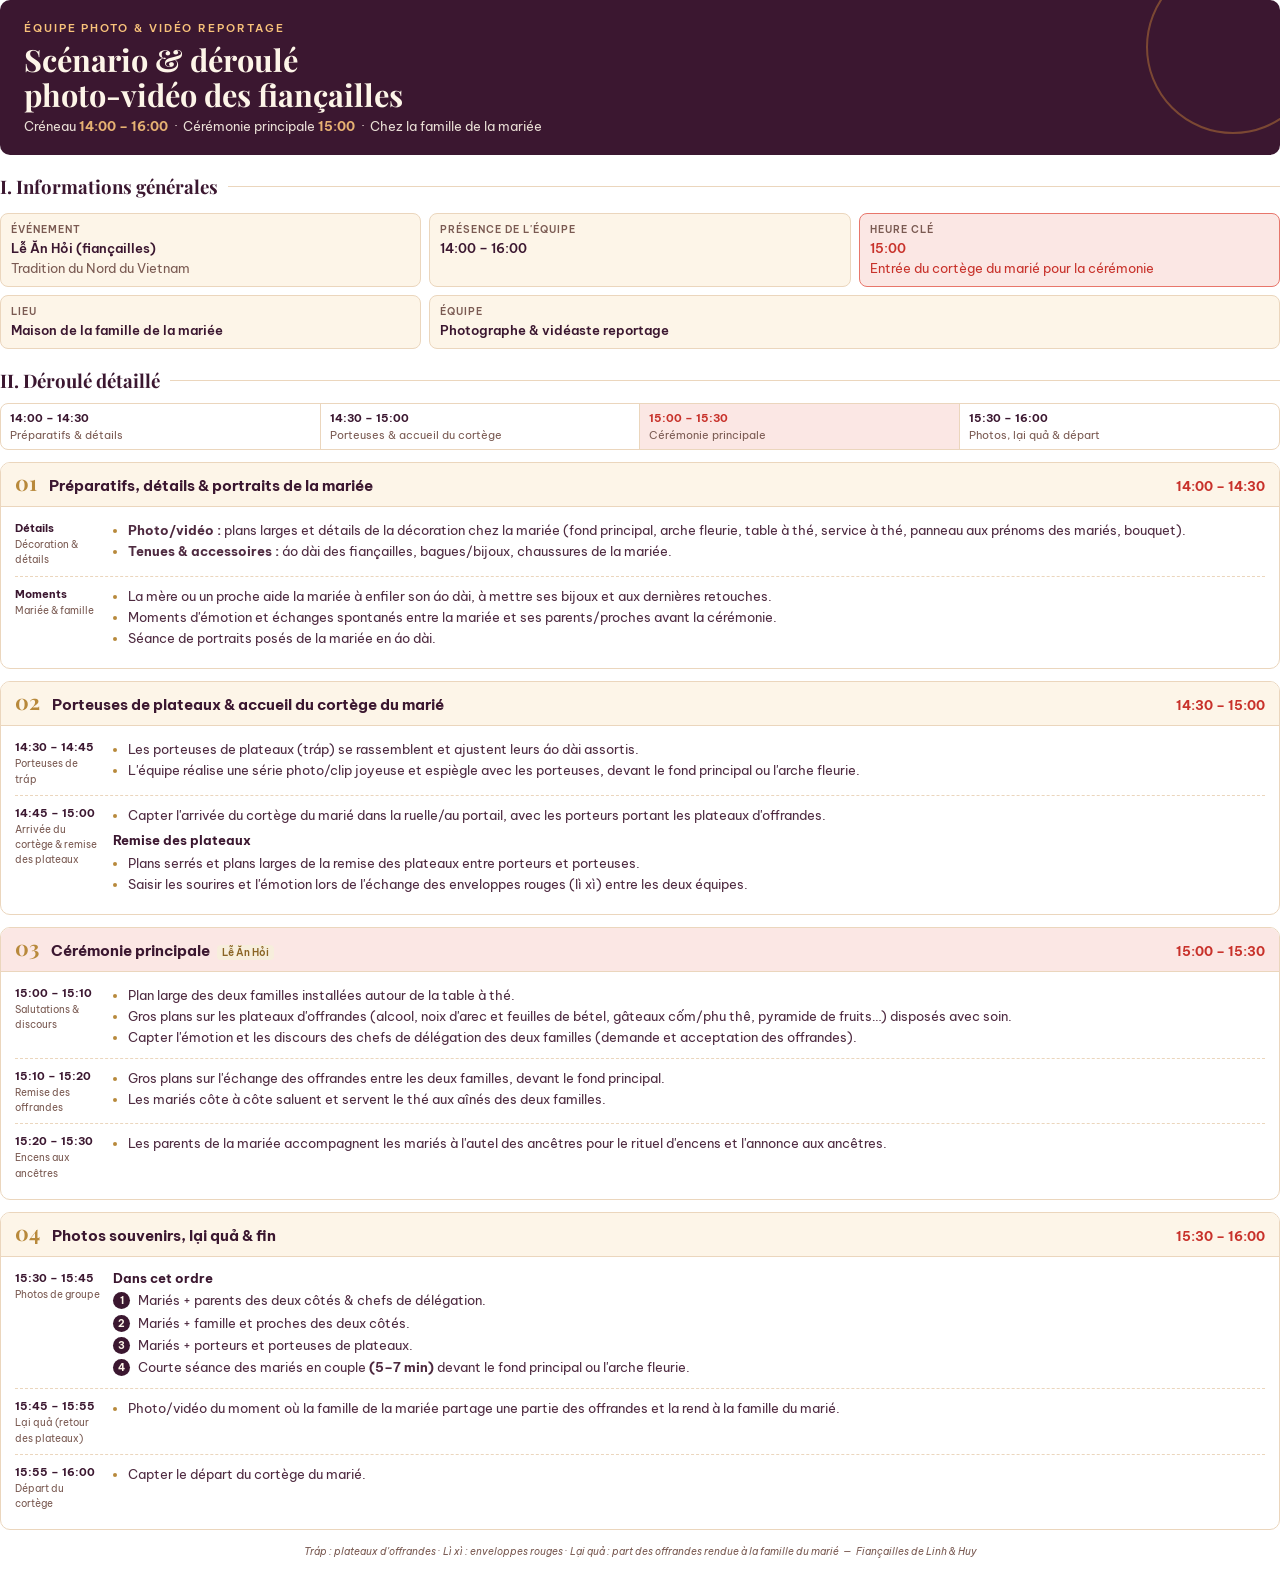
<file: print/scenario-fiancailles.html>
<!doctype html>
<html lang="fr">
<head>
<meta charset="utf-8">
<title>Déroulé photo-vidéo des fiançailles</title>
<style>
@font-face{font-family:"Be Vietnam Pro";src:url("fonts/BeVietnamPro-Regular.ttf");font-weight:400}
@font-face{font-family:"Be Vietnam Pro";src:url("fonts/BeVietnamPro-Italic.ttf");font-weight:400;font-style:italic}
@font-face{font-family:"Be Vietnam Pro";src:url("fonts/BeVietnamPro-SemiBold.ttf");font-weight:600}
@font-face{font-family:"Be Vietnam Pro";src:url("fonts/BeVietnamPro-Bold.ttf");font-weight:700}
@font-face{font-family:"Playfair Display";src:url("fonts/PlayfairDisplay.ttf");font-weight:400 900}

:root{
  --paper:#FDF5E8;--blush:#F9E3DA;--sand:#EBD6BD;--cocoa:#7A5A52;
  --plum:#3B1730;--body:#4E2A40;--lacquer:#C8322B;--lacquer-50:#FBE7E4;
  --gold:#B8893B;--gold-50:#F7EEDC;
}
@page{size:A4;margin:14mm 14mm 16mm}
*{box-sizing:border-box}
html{-webkit-print-color-adjust:exact;print-color-adjust:exact}
body{margin:0;font-family:"Be Vietnam Pro",sans-serif;font-size:9.6pt;line-height:1.5;color:var(--body);background:#fff}

.hero{background:var(--plum);color:var(--paper);border-radius:10px;padding:20px 24px 18px;position:relative;overflow:hidden}
.hero::after{content:"";position:absolute;right:-40px;top:-40px;width:170px;height:170px;border-radius:50%;border:2px solid rgba(242,163,58,.35)}
.hero .kicker{font-size:8pt;letter-spacing:.18em;text-transform:uppercase;color:#F8C27A;font-weight:600}
.hero h1{font-family:"Playfair Display",serif;font-weight:700;font-size:23pt;line-height:1.15;margin:6px 0 4px}
.hero .sub{font-size:10pt;opacity:.9}
.hero .sub b{color:#F8C27A}

h2{font-family:"Playfair Display",serif;color:var(--plum);font-size:14pt;margin:18px 0 8px;display:flex;align-items:center;gap:10px}
h2::after{content:"";flex:1;height:1px;background:var(--sand)}

.info{display:grid;grid-template-columns:repeat(3,1fr);gap:8px}
.info div{background:var(--paper);border:1px solid var(--sand);border-radius:8px;padding:8px 10px}
.info dt{font-size:7.5pt;text-transform:uppercase;letter-spacing:.1em;color:var(--cocoa);font-weight:600}
.info dd{margin:2px 0 0;font-weight:600;color:var(--plum)}
.info .key{background:var(--lacquer-50);border-color:#E8766B}
.info .key dd{color:var(--lacquer)}

/* Bandeau récapitulatif */
.bar{display:grid;grid-template-columns:repeat(4,1fr);margin:4px 0 2px;border-radius:8px;overflow:hidden;border:1px solid var(--sand)}
.bar div{padding:6px 9px;font-size:8pt;border-right:1px solid var(--sand)}
.bar div:last-child{border-right:0}
.bar b{display:block;color:var(--plum);font-size:8.6pt}
.bar span{color:var(--cocoa)}
.bar .main{background:var(--lacquer-50)}
.bar .main b{color:var(--lacquer)}

.phase{border:1px solid var(--sand);border-radius:10px;margin:12px 0;break-inside:avoid;overflow:hidden}
.phase-head{display:flex;align-items:baseline;gap:12px;background:var(--paper);padding:9px 14px;border-bottom:1px solid var(--sand)}
.phase-head .n{font-family:"Playfair Display",serif;font-weight:700;font-size:16pt;color:var(--gold);line-height:1}
.phase-head .t{font-weight:700;color:var(--plum);font-size:11pt}
.phase-head .time{margin-left:auto;font-weight:700;color:var(--lacquer);font-size:9.5pt;white-space:nowrap}
.phase.main .phase-head{background:var(--lacquer-50)}
.phase-body{padding:4px 14px 10px}

.slot{display:grid;grid-template-columns:86px 1fr;gap:12px;padding:8px 0;border-bottom:1px dashed var(--sand);break-inside:avoid}
.slot:last-child{border-bottom:0}
.slot .when{font-weight:700;color:var(--plum);font-size:8.6pt;padding-top:1px}
.slot .when small{display:block;font-weight:400;color:var(--cocoa);font-size:7.6pt}
.slot h3{margin:0 0 3px;font-size:9.8pt;color:var(--plum);font-weight:700}
ul{margin:0;padding-left:15px}
li{margin:2px 0}
li::marker{color:var(--gold)}
ol.order{margin:2px 0 0;padding:0;list-style:none;counter-reset:o}
ol.order li{counter-increment:o;display:flex;gap:8px;align-items:baseline;margin:3px 0}
ol.order li::before{content:counter(o);flex:none;width:17px;height:17px;border-radius:50%;background:var(--plum);color:var(--paper);font-size:7.5pt;font-weight:700;display:inline-flex;align-items:center;justify-content:center;transform:translateY(-1px)}
.tag{display:inline-block;background:var(--gold-50);color:#8A6424;border-radius:4px;padding:0 5px;font-size:7.6pt;font-weight:600;margin-left:4px}

.foot{margin-top:14px;font-size:7.8pt;color:var(--cocoa);text-align:center;font-style:italic}
</style>
</head>
<body>

<header class="hero">
  <div class="kicker">Équipe photo &amp; vidéo reportage</div>
  <h1>Scénario &amp; déroulé<br>photo-vidéo des fiançailles</h1>
  <div class="sub">Créneau <b>14:00 – 16:00</b> &nbsp;·&nbsp; Cérémonie principale <b>15:00</b> &nbsp;·&nbsp; Chez la famille de la mariée</div>
</header>

<h2>I. Informations générales</h2>
<dl class="info">
  <div><dt>Événement</dt><dd>Lễ Ăn Hỏi (fiançailles)<br><span style="font-weight:400;color:var(--cocoa)">Tradition du Nord du Vietnam</span></dd></div>
  <div><dt>Présence de l'équipe</dt><dd>14:00 – 16:00</dd></div>
  <div class="key"><dt>Heure clé</dt><dd>15:00<br><span style="font-weight:400">Entrée du cortège du marié pour la cérémonie</span></dd></div>
  <div><dt>Lieu</dt><dd>Maison de la famille de la mariée</dd></div>
  <div style="grid-column:span 2"><dt>Équipe</dt><dd>Photographe &amp; vidéaste reportage</dd></div>
</dl>

<h2>II. Déroulé détaillé</h2>
<div class="bar">
  <div><b>14:00 – 14:30</b><span>Préparatifs &amp; détails</span></div>
  <div><b>14:30 – 15:00</b><span>Porteuses &amp; accueil du cortège</span></div>
  <div class="main"><b>15:00 – 15:30</b><span>Cérémonie principale</span></div>
  <div><b>15:30 – 16:00</b><span>Photos, lại quả &amp; départ</span></div>
</div>

<section class="phase">
  <div class="phase-head"><span class="n">01</span><span class="t">Préparatifs, détails &amp; portraits de la mariée</span><span class="time">14:00 – 14:30</span></div>
  <div class="phase-body">
    <div class="slot">
      <div class="when">Détails<small>Décoration &amp; détails</small></div>
      <div>
        <ul>
          <li><b>Photo/vidéo :</b> plans larges et détails de la décoration chez la mariée (fond principal, arche fleurie, table à thé, service à thé, panneau aux prénoms des mariés, bouquet).</li>
          <li><b>Tenues &amp; accessoires :</b> áo dài des fiançailles, bagues/bijoux, chaussures de la mariée.</li>
        </ul>
      </div>
    </div>
    <div class="slot">
      <div class="when">Moments<small>Mariée &amp; famille</small></div>
      <div>
        <ul>
          <li>La mère ou un proche aide la mariée à enfiler son áo dài, à mettre ses bijoux et aux dernières retouches.</li>
          <li>Moments d'émotion et échanges spontanés entre la mariée et ses parents/proches avant la cérémonie.</li>
          <li>Séance de portraits posés de la mariée en áo dài.</li>
        </ul>
      </div>
    </div>
  </div>
</section>

<section class="phase">
  <div class="phase-head"><span class="n">02</span><span class="t">Porteuses de plateaux &amp; accueil du cortège du marié</span><span class="time">14:30 – 15:00</span></div>
  <div class="phase-body">
    <div class="slot">
      <div class="when">14:30 – 14:45<small>Porteuses de tráp</small></div>
      <div>
        <ul>
          <li>Les porteuses de plateaux (tráp) se rassemblent et ajustent leurs áo dài assortis.</li>
          <li>L'équipe réalise une série photo/clip joyeuse et espiègle avec les porteuses, devant le fond principal ou l'arche fleurie.</li>
        </ul>
      </div>
    </div>
    <div class="slot">
      <div class="when">14:45 – 15:00<small>Arrivée du cortège &amp; remise des plateaux</small></div>
      <div>
        <ul>
          <li>Capter l'arrivée du cortège du marié dans la ruelle/au portail, avec les porteurs portant les plateaux d'offrandes.</li>
        </ul>
        <h3 style="margin-top:6px">Remise des plateaux</h3>
        <ul>
          <li>Plans serrés et plans larges de la remise des plateaux entre porteurs et porteuses.</li>
          <li>Saisir les sourires et l'émotion lors de l'échange des enveloppes rouges (lì xì) entre les deux équipes.</li>
        </ul>
      </div>
    </div>
  </div>
</section>

<section class="phase main">
  <div class="phase-head"><span class="n">03</span><span class="t">Cérémonie principale <span class="tag">Lễ Ăn Hỏi</span></span><span class="time">15:00 – 15:30</span></div>
  <div class="phase-body">
    <div class="slot">
      <div class="when">15:00 – 15:10<small>Salutations &amp; discours</small></div>
      <div>
        <ul>
          <li>Plan large des deux familles installées autour de la table à thé.</li>
          <li>Gros plans sur les plateaux d'offrandes (alcool, noix d'arec et feuilles de bétel, gâteaux cốm/phu thê, pyramide de fruits…) disposés avec soin.</li>
          <li>Capter l'émotion et les discours des chefs de délégation des deux familles (demande et acceptation des offrandes).</li>
        </ul>
      </div>
    </div>
    <div class="slot">
      <div class="when">15:10 – 15:20<small>Remise des offrandes</small></div>
      <div>
        <ul>
          <li>Gros plans sur l'échange des offrandes entre les deux familles, devant le fond principal.</li>
          <li>Les mariés côte à côte saluent et servent le thé aux aînés des deux familles.</li>
        </ul>
      </div>
    </div>
    <div class="slot">
      <div class="when">15:20 – 15:30<small>Encens aux ancêtres</small></div>
      <div>
        <ul>
          <li>Les parents de la mariée accompagnent les mariés à l'autel des ancêtres pour le rituel d'encens et l'annonce aux ancêtres.</li>
        </ul>
      </div>
    </div>
  </div>
</section>

<section class="phase">
  <div class="phase-head"><span class="n">04</span><span class="t">Photos souvenirs, lại quả &amp; fin</span><span class="time">15:30 – 16:00</span></div>
  <div class="phase-body">
    <div class="slot">
      <div class="when">15:30 – 15:45<small>Photos de groupe</small></div>
      <div>
        <h3>Dans cet ordre</h3>
        <ol class="order">
          <li>Mariés + parents des deux côtés &amp; chefs de délégation.</li>
          <li>Mariés + famille et proches des deux côtés.</li>
          <li>Mariés + porteurs et porteuses de plateaux.</li>
          <li><span>Courte séance des mariés en couple <b>(5–7 min)</b> devant le fond principal ou l'arche fleurie.</span></li>
        </ol>
      </div>
    </div>
    <div class="slot">
      <div class="when">15:45 – 15:55<small>Lại quả (retour des plateaux)</small></div>
      <div>
        <ul>
          <li>Photo/vidéo du moment où la famille de la mariée partage une partie des offrandes et la rend à la famille du marié.</li>
        </ul>
      </div>
    </div>
    <div class="slot">
      <div class="when">15:55 – 16:00<small>Départ du cortège</small></div>
      <div>
        <ul>
          <li>Capter le départ du cortège du marié.</li>
        </ul>
      </div>
    </div>
  </div>
</section>

<p class="foot">Tráp : plateaux d'offrandes · Lì xì : enveloppes rouges · Lại quả : part des offrandes rendue à la famille du marié &nbsp;—&nbsp; Fiançailles de Linh &amp; Huy</p>

</body>
</html>
</file>
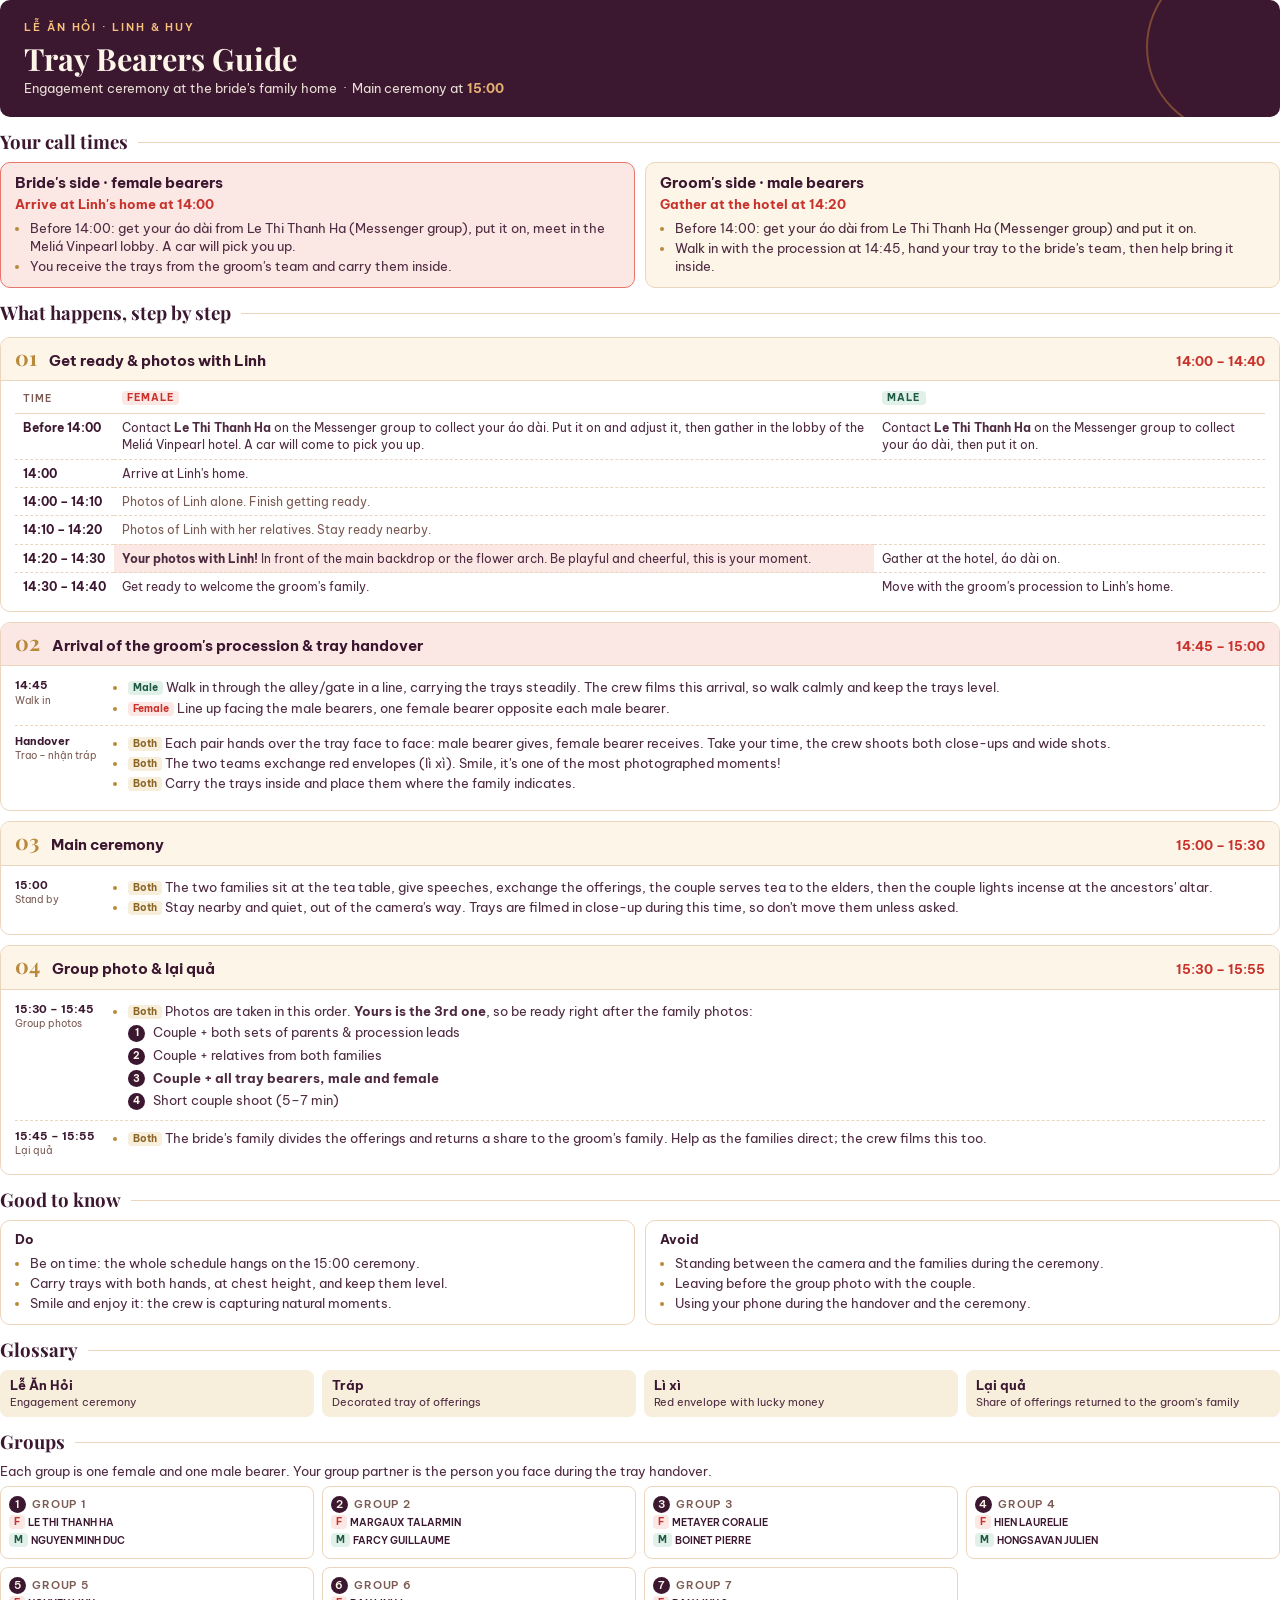
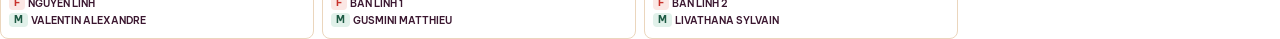
<file: print/tray-bearers-guide.html>
<!doctype html>
<html lang="en">
<head>
<meta charset="utf-8">
<title>Tray Bearers Guide</title>
<style>
@font-face{font-family:"Be Vietnam Pro";src:url("fonts/BeVietnamPro-Regular.ttf");font-weight:400}
@font-face{font-family:"Be Vietnam Pro";src:url("fonts/BeVietnamPro-Italic.ttf");font-weight:400;font-style:italic}
@font-face{font-family:"Be Vietnam Pro";src:url("fonts/BeVietnamPro-SemiBold.ttf");font-weight:600}
@font-face{font-family:"Be Vietnam Pro";src:url("fonts/BeVietnamPro-Bold.ttf");font-weight:700}
@font-face{font-family:"Playfair Display";src:url("fonts/PlayfairDisplay.ttf");font-weight:400 900}

:root{
  --paper:#FDF5E8;--blush:#F9E3DA;--sand:#EBD6BD;--cocoa:#7A5A52;
  --plum:#3B1730;--body:#4E2A40;--lacquer:#C8322B;--lacquer-50:#FBE7E4;
  --gold:#B8893B;--gold-50:#F7EEDC;
}
@page{size:A4;margin:14mm 14mm 16mm}
*{box-sizing:border-box}
html{-webkit-print-color-adjust:exact;print-color-adjust:exact}
body{margin:0;font-family:"Be Vietnam Pro",sans-serif;font-size:9.6pt;line-height:1.5;color:var(--body);background:#fff}

.hero{background:var(--plum);color:var(--paper);border-radius:10px;padding:20px 24px 18px;position:relative;overflow:hidden}
.hero::after{content:"";position:absolute;right:-40px;top:-40px;width:170px;height:170px;border-radius:50%;border:2px solid rgba(242,163,58,.35)}
.hero .kicker{font-size:8pt;letter-spacing:.18em;text-transform:uppercase;color:#F8C27A;font-weight:600}
.hero h1{font-family:"Playfair Display",serif;font-weight:700;font-size:23pt;line-height:1.15;margin:6px 0 4px}
.hero .sub{font-size:10pt;opacity:.9}
.hero .sub b{color:#F8C27A}

h2{font-family:"Playfair Display",serif;color:var(--plum);font-size:14pt;margin:18px 0 8px;display:flex;align-items:center;gap:10px}
h2::after{content:"";flex:1;height:1px;background:var(--sand)}

.info{display:grid;grid-template-columns:repeat(3,1fr);gap:8px}
.info div{background:var(--paper);border:1px solid var(--sand);border-radius:8px;padding:8px 10px}
.info dt{font-size:7.5pt;text-transform:uppercase;letter-spacing:.1em;color:var(--cocoa);font-weight:600}
.info dd{margin:2px 0 0;font-weight:600;color:var(--plum)}
.info .key{background:var(--lacquer-50);border-color:#E8766B}
.info .key dd{color:var(--lacquer)}

/* Bandeau récapitulatif */
.bar{display:grid;grid-template-columns:repeat(4,1fr);margin:4px 0 2px;border-radius:8px;overflow:hidden;border:1px solid var(--sand)}
.bar div{padding:6px 9px;font-size:8pt;border-right:1px solid var(--sand)}
.bar div:last-child{border-right:0}
.bar b{display:block;color:var(--plum);font-size:8.6pt}
.bar span{color:var(--cocoa)}
.bar .main{background:var(--lacquer-50)}
.bar .main b{color:var(--lacquer)}

.phase{border:1px solid var(--sand);border-radius:10px;margin:12px 0;break-inside:avoid;overflow:hidden}
.phase-head{display:flex;align-items:baseline;gap:12px;background:var(--paper);padding:9px 14px;border-bottom:1px solid var(--sand)}
.phase-head .n{font-family:"Playfair Display",serif;font-weight:700;font-size:16pt;color:var(--gold);line-height:1}
.phase-head .t{font-weight:700;color:var(--plum);font-size:11pt}
.phase-head .time{margin-left:auto;font-weight:700;color:var(--lacquer);font-size:9.5pt;white-space:nowrap}
.phase.main .phase-head{background:var(--lacquer-50)}
.phase-body{padding:4px 14px 10px}

.slot{display:grid;grid-template-columns:86px 1fr;gap:12px;padding:8px 0;border-bottom:1px dashed var(--sand);break-inside:avoid}
.slot:last-child{border-bottom:0}
.slot .when{font-weight:700;color:var(--plum);font-size:8.6pt;padding-top:1px}
.slot .when small{display:block;font-weight:400;color:var(--cocoa);font-size:7.6pt}
.slot h3{margin:0 0 3px;font-size:9.8pt;color:var(--plum);font-weight:700}
ul{margin:0;padding-left:15px}
li{margin:2px 0}
li::marker{color:var(--gold)}
ol.order{margin:2px 0 0;padding:0;list-style:none;counter-reset:o}
ol.order li{counter-increment:o;display:flex;gap:8px;align-items:baseline;margin:3px 0}
ol.order li::before{content:counter(o);flex:none;width:17px;height:17px;border-radius:50%;background:var(--plum);color:var(--paper);font-size:7.5pt;font-weight:700;display:inline-flex;align-items:center;justify-content:center;transform:translateY(-1px)}
.tag{display:inline-block;background:var(--gold-50);color:#8A6424;border-radius:4px;padding:0 5px;font-size:7.6pt;font-weight:600;margin-left:4px}

.foot{margin-top:14px;font-size:7.8pt;color:var(--cocoa);text-align:center;font-style:italic}
.sched{width:100%;border-collapse:collapse;font-size:9.2pt}
.sched th{text-align:left;font-size:7.6pt;text-transform:uppercase;letter-spacing:.1em;color:var(--cocoa);font-weight:600;padding:6px 8px;border-bottom:1px solid var(--sand)}
.sched td{padding:5px 8px;border-bottom:1px dashed var(--sand);vertical-align:top}
.sched tr:last-child td{border-bottom:0}
.sched td:first-child{font-weight:700;color:var(--plum);white-space:nowrap;width:96px}
.sched td.photo{background:var(--lacquer-50)}
.sched .muted{color:var(--cocoa)}
.teams{display:grid;grid-template-columns:1fr 1fr;gap:10px}
.team{border:1px solid var(--sand);border-radius:10px;padding:10px 14px;background:var(--paper)}
.team.f{background:var(--lacquer-50);border-color:#E8766B}
.team h3{margin:0 0 2px;font-size:11pt;color:var(--plum)}
.team .be{font-weight:700;color:var(--lacquer);font-size:10pt;margin-bottom:4px}
.dos{display:grid;grid-template-columns:1fr 1fr;gap:10px}
.dos div{border:1px solid var(--sand);border-radius:10px;padding:10px 14px}
.dos h3{margin:0 0 4px;font-size:10pt;color:var(--plum)}
.gloss{display:grid;grid-template-columns:repeat(4,1fr);gap:8px}
.gloss div{background:var(--gold-50);border-radius:8px;padding:7px 10px;font-size:8.4pt}
.gloss b{display:block;color:var(--plum);font-size:9.4pt}
.who{display:inline-block;border-radius:4px;padding:0 5px;font-size:7.4pt;font-weight:700;margin-right:3px;vertical-align:1px}
.who.f{background:var(--lacquer-50);color:var(--lacquer)}
.who.m{background:#E1F1EA;color:#1D5A44}
.who.a{background:var(--gold-50);color:#8A6424}
h2{margin:12px 0 6px}
body{line-height:1.42}
.gloss{break-inside:avoid}
.phase{margin:10px 0}
.slot{padding:6px 0}
.groups{display:grid;grid-template-columns:repeat(4,1fr);gap:8px}
.groups>div{border:1px solid var(--sand);border-radius:8px;padding:7px 8px;font-size:7.8pt;font-weight:600;color:var(--plum)}
.groups>div>div{white-space:nowrap}
.groups>div>div{margin:2px 0}
.gh{display:flex;align-items:center;gap:6px;font-size:8pt;text-transform:uppercase;letter-spacing:.08em;color:var(--cocoa)}
.gn{display:inline-flex;align-items:center;justify-content:center;width:17px;height:17px;border-radius:50%;background:var(--plum);color:var(--paper);font-size:8pt}
</style>
</head>
<body>

<header class="hero">
  <div class="kicker">Lễ Ăn Hỏi · Linh &amp; Huy</div>
  <h1>Tray Bearers Guide</h1>
  <div class="sub">Engagement ceremony at the bride's family home &nbsp;·&nbsp; Main ceremony at <b>15:00</b></div>
</header>

<h2>Your call times</h2>
<div class="teams">
  <div class="team f">
    <h3>Bride's side · female bearers</h3>
    <div class="be">Arrive at Linh's home at 14:00</div>
    <ul>
      <li>Before 14:00: get your áo dài from Le Thi Thanh Ha (Messenger group), put it on, meet in the Meliá Vinpearl lobby. A car will pick you up.</li>
      <li>You receive the trays from the groom's team and carry them inside.</li>
    </ul>
  </div>
  <div class="team">
    <h3>Groom's side · male bearers</h3>
    <div class="be">Gather at the hotel at 14:20</div>
    <ul>
      <li>Before 14:00: get your áo dài from Le Thi Thanh Ha (Messenger group) and put it on.</li>
      <li>Walk in with the procession at 14:45, hand your tray to the bride's team, then help bring it inside.</li>
    </ul>
  </div>
</div>

<h2>What happens, step by step</h2>

<section class="phase">
  <div class="phase-head"><span class="n">01</span><span class="t">Get ready &amp; photos with Linh</span><span class="time">14:00 – 14:40</span></div>
  <div class="phase-body">
    <table class="sched">
      <tr><th>Time</th><th><span class="who f">Female</span></th><th><span class="who m">Male</span></th></tr>
      <tr><td>Before 14:00</td><td>Contact <b>Le Thi Thanh Ha</b> on the Messenger group to collect your áo dài. Put it on and adjust it, then gather in the lobby of the Meliá Vinpearl hotel. A car will come to pick you up.</td><td>Contact <b>Le Thi Thanh Ha</b> on the Messenger group to collect your áo dài, then put it on.</td></tr>
      <tr><td>14:00</td><td>Arrive at Linh's home.</td><td></td></tr>
      <tr><td>14:00 – 14:10</td><td><span class="muted">Photos of Linh alone. Finish getting ready.</span></td><td></td></tr>
      <tr><td>14:10 – 14:20</td><td><span class="muted">Photos of Linh with her relatives. Stay ready nearby.</span></td><td></td></tr>
      <tr><td>14:20 – 14:30</td><td class="photo"><b>Your photos with Linh!</b> In front of the main backdrop or the flower arch. Be playful and cheerful, this is your moment.</td><td>Gather at the hotel, áo dài on.</td></tr>
      <tr><td>14:30 – 14:40</td><td>Get ready to welcome the groom's family.</td><td>Move with the groom's procession to Linh's home.</td></tr>
    </table>
  </div>
</section>

<section class="phase main">
  <div class="phase-head"><span class="n">02</span><span class="t">Arrival of the groom's procession &amp; tray handover</span><span class="time">14:45 – 15:00</span></div>
  <div class="phase-body">
    <div class="slot">
      <div class="when">14:45<small>Walk in</small></div>
      <div><ul>
        <li><span class="who m">Male</span>Walk in through the alley/gate in a line, carrying the trays steadily. The crew films this arrival, so walk calmly and keep the trays level.</li>
        <li><span class="who f">Female</span>Line up facing the male bearers, one female bearer opposite each male bearer.</li>
      </ul></div>
    </div>
    <div class="slot">
      <div class="when">Handover<small>Trao – nhận tráp</small></div>
      <div><ul>
        <li><span class="who a">Both</span>Each pair hands over the tray face to face: male bearer gives, female bearer receives. Take your time, the crew shoots both close-ups and wide shots.</li>
        <li><span class="who a">Both</span>The two teams exchange red envelopes (lì xì). Smile, it's one of the most photographed moments!</li>
        <li><span class="who a">Both</span>Carry the trays inside and place them where the family indicates.</li>
      </ul></div>
    </div>
  </div>
</section>

<section class="phase">
  <div class="phase-head"><span class="n">03</span><span class="t">Main ceremony</span><span class="time">15:00 – 15:30</span></div>
  <div class="phase-body">
    <div class="slot">
      <div class="when">15:00<small>Stand by</small></div>
      <div><ul>
        <li><span class="who a">Both</span>The two families sit at the tea table, give speeches, exchange the offerings, the couple serves tea to the elders, then the couple lights incense at the ancestors' altar.</li>
        <li><span class="who a">Both</span>Stay nearby and quiet, out of the camera's way. Trays are filmed in close-up during this time, so don't move them unless asked.</li>
      </ul></div>
    </div>
  </div>
</section>

<section class="phase">
  <div class="phase-head"><span class="n">04</span><span class="t">Group photo &amp; lại quả</span><span class="time">15:30 – 15:55</span></div>
  <div class="phase-body">
    <div class="slot">
      <div class="when">15:30 – 15:45<small>Group photos</small></div>
      <div>
        <ul><li><span class="who a">Both</span>Photos are taken in this order. <b>Yours is the 3rd one</b>, so be ready right after the family photos:</li></ul>
        <ol class="order" style="margin-left:15px">
          <li>Couple + both sets of parents &amp; procession leads</li>
          <li>Couple + relatives from both families</li>
          <li><span><b>Couple + all tray bearers, male and female</b></span></li>
          <li>Short couple shoot (5–7 min)</li>
        </ol>
      </div>
    </div>
    <div class="slot">
      <div class="when">15:45 – 15:55<small>Lại quả</small></div>
      <div><ul>
        <li><span class="who a">Both</span>The bride's family divides the offerings and returns a share to the groom's family. Help as the families direct; the crew films this too.</li>
      </ul></div>
    </div>
  </div>
</section>

<h2>Good to know</h2>
<div class="dos">
  <div>
    <h3>Do</h3>
    <ul>
      <li>Be on time: the whole schedule hangs on the 15:00 ceremony.</li>
      <li>Carry trays with both hands, at chest height, and keep them level.</li>
      <li>Smile and enjoy it: the crew is capturing natural moments.</li>
    </ul>
  </div>
  <div>
    <h3>Avoid</h3>
    <ul>
      <li>Standing between the camera and the families during the ceremony.</li>
      <li>Leaving before the group photo with the couple.</li>
      <li>Using your phone during the handover and the ceremony.</li>
    </ul>
  </div>
</div>

<h2>Glossary</h2>
<div class="gloss">
  <div><b>Lễ Ăn Hỏi</b>Engagement ceremony</div>
  <div><b>Tráp</b>Decorated tray of offerings</div>
  <div><b>Lì xì</b>Red envelope with lucky money</div>
  <div><b>Lại quả</b>Share of offerings returned to the groom's family</div>
</div>

<section style="break-inside:avoid">
<h2>Groups</h2>
<p style="margin:0 0 6px">Each group is one female and one male bearer. Your group partner is the person you face during the tray handover.</p>
<div class="groups">
  <div><div class="gh"><span class="gn">1</span>Group 1</div><div><span class="who f">F</span>LE THI THANH HA</div><div><span class="who m">M</span>NGUYEN MINH DUC</div></div>
  <div><div class="gh"><span class="gn">2</span>Group 2</div><div><span class="who f">F</span>MARGAUX TALARMIN</div><div><span class="who m">M</span>FARCY GUILLAUME</div></div>
  <div><div class="gh"><span class="gn">3</span>Group 3</div><div><span class="who f">F</span>METAYER CORALIE</div><div><span class="who m">M</span>BOINET PIERRE</div></div>
  <div><div class="gh"><span class="gn">4</span>Group 4</div><div><span class="who f">F</span>HIEN LAURELIE</div><div><span class="who m">M</span>HONGSAVAN JULIEN</div></div>
  <div><div class="gh"><span class="gn">5</span>Group 5</div><div><span class="who f">F</span>NGUYEN LINH</div><div><span class="who m">M</span>VALENTIN ALEXANDRE</div></div>
  <div><div class="gh"><span class="gn">6</span>Group 6</div><div><span class="who f">F</span>BAN LINH 1</div><div><span class="who m">M</span>GUSMINI MATTHIEU</div></div>
  <div><div class="gh"><span class="gn">7</span>Group 7</div><div><span class="who f">F</span>BAN LINH 2</div><div><span class="who m">M</span>LIVATHANA SYLVAIN</div></div>
</div>
</section>

</body>
</html>
</file>
<file: styles.css>
@import url("https://fonts.googleapis.com/css2?family=Be+Vietnam+Pro:wght@400;500;600&family=Playfair+Display:ital,wght@0,400;0,500;0,600;0,700;1,400;1,500;1,600&display=swap");
/* 3 polices : First Encounter (seulement « Linh & Huy »), Playfair Display (titres et textes), Be Vietnam Pro (étiquettes, heures, boutons). */
@font-face{font-family:"First Encounter";src:url("FirstEncounter.otf") format("opentype");font-weight:400;font-style:normal;font-display:swap}

:root{
/* Brights */
--lacquer-50:#FBE7E4;--lacquer-300:#E8766B;--lacquer-500:#C8322B;--lacquer-700:#8E1F1C;
--marigold-50:#FEF1DD;--marigold-300:#F8C27A;--marigold-500:#F2A33A;--marigold-700:#B96F12;
--mango-50:#FEF7DA;--mango-300:#FBDF86;--mango-500:#F7C948;--mango-700:#B48A12;
--lotus-50:#FDE8EC;--lotus-300:#F5A7B4;--lotus-500:#EE7A8E;--lotus-700:#B8445A;
--hibiscus-50:#F9E1EB;--hibiscus-300:#E07CA5;--hibiscus-500:#C2336E;--hibiscus-700:#86204B;
--terracotta-50:#FBE9E0;--terracotta-300:#EDA17F;--terracotta-500:#D8683E;--terracotta-700:#9A4424;
--jade-50:#E1F1EA;--jade-300:#7DBFA4;--jade-500:#2F8466;--jade-700:#1D5A44;
--gold-50:#F7EEDC;--gold-300:#D9B877;--gold-500:#B8893B;--gold-700:#8A6424;
--cinnabar-500:#A8262B;--cinnabar-700:#861C21;
/* Neutrals — warm paper to plum ink */
--paper:#FDF5E8;--cream:#F5E9D3;--cream-2:#EFDFC3;--paper-2:#F9EBD7;--blush:#F9E3DA;--sand:#EBD6BD;--taupe:#B89C86;--cocoa:#7A5A52;--plum-ink:#3B1730;--plum-night:#24101E;--white:#FFFFFF;
/* Semantic */
--bg-page:var(--paper);--bg-alt:var(--paper-2);--bg-inverse:var(--plum-night);
--surface-card:var(--white);--surface-tint:var(--blush);
--text-strong:var(--plum-ink);--text-body:#4E2A40;--text-muted:var(--cocoa);--text-inverse:var(--paper);
--accent-primary:var(--lacquer-500);--accent-primary-hover:var(--lacquer-700);
--accent-warm:var(--marigold-500);--accent-sun:var(--mango-500);--accent-soft:var(--lotus-500);--accent-bold:var(--hibiscus-500);--accent-cool:var(--jade-500);
--border-soft:var(--sand);--border-strong:var(--plum-ink);--focus-ring:var(--marigold-500);
--tile-1:var(--lacquer-50);--tile-2:var(--marigold-50);--tile-3:var(--lotus-50);--tile-4:var(--jade-50);--tile-border:transparent;
--success:var(--jade-500);--warning:var(--marigold-700);--danger:var(--lacquer-700);
}

:root{
--font-display:"Playfair Display",Georgia,serif;
--font-display-vi:"Playfair Display",Georgia,serif;
--font-script:"First Encounter","Playfair Display",cursive;
--font-serif:"Playfair Display",Georgia,serif;
--font-sans:"Be Vietnam Pro",system-ui,sans-serif;
--fs-script-xl:128px;--fs-script-lg:88px;--fs-script-md:56px;
--fs-display-xl:96px;--fs-display-lg:64px;--fs-display-md:44px;--fs-display-sm:32px;
--fs-body-lg:22px;--fs-body:18px;--fs-body-sm:16px;--fs-label:12px;--fs-caption:14px;
--lh-tight:1.05;/* @kind other */
--lh-snug:1.2;/* @kind other */
--lh-body:1.55;/* @kind other */

--ls-label:0.22em;--ls-display:-0.01em;
}

:root{
--space-1:4px;--space-2:8px;--space-3:12px;--space-4:16px;--space-5:24px;--space-6:32px;--space-7:48px;--space-8:64px;--space-9:96px;--space-10:144px;
--radius-sm:6px;--radius-md:14px;--radius-lg:28px;--radius-arch:999px 999px 0 0;--radius-pill:999px;
--border-hair:1px;--border-bold:2px;
--shadow-paper:0 1px 0 rgba(59,23,48,.06),0 8px 24px -12px rgba(59,23,48,.25);
--shadow-lift:0 2px 0 rgba(59,23,48,.08),0 18px 40px -16px rgba(142,31,28,.35);
--shadow-stamp:4px 4px 0 var(--plum-ink);
--ease-out:cubic-bezier(.22,.8,.3,1);/* @kind other */
--ease-bloom:cubic-bezier(.34,1.4,.64,1);/* @kind other */
--dur-fast:150ms;/* @kind other */
--dur-base:260ms;/* @kind other */
--dur-slow:600ms;/* @kind other */
--content-max:1120px;--measure:62ch;
}

/* Traditional theme — matches the printed invitation: cinnabar red on cream, gold rules. Set data-theme="traditional" on <html> or a wrapper. */
[data-theme="traditional"]{
--bg-page:var(--cream);--bg-alt:var(--cream-2);--surface-card:#FBF4E6;--surface-tint:var(--cream-2);
--text-strong:#6E1518;--text-body:#4A2A22;--text-muted:#7A5A48;
--accent-primary:var(--cinnabar-500);--accent-primary-hover:var(--cinnabar-700);
--accent-warm:var(--gold-500);--accent-sun:var(--gold-300);--accent-soft:var(--gold-300);--accent-bold:var(--cinnabar-500);
--border-soft:#D9C29A;--focus-ring:var(--gold-500);
--tile-1:#FBF4E6;--tile-2:#FBF4E6;--tile-3:#FBF4E6;--tile-4:#FBF4E6;--tile-border:var(--gold-300);
}

body{transition:background var(--dur-base);background:var(--bg-page);color:var(--text-body);font-family:var(--font-serif);font-size:var(--fs-body);line-height:var(--lh-body);-webkit-font-smoothing:antialiased}
a{color:var(--accent-primary);text-underline-offset:3px}a:hover{color:var(--accent-primary-hover)}
::selection{background:var(--mango-300);color:var(--plum-ink)}
[data-lang="vi"]{--font-display:var(--font-display-vi)}
@media (max-width:640px){:root{--fs-script-xl:76px;--fs-script-lg:60px;--fs-script-md:42px;--fs-display-xl:56px;--fs-display-lg:40px;--fs-display-md:30px;--fs-display-sm:25px;--fs-body-lg:19px;--fs-body:17px}}
html{-webkit-text-size-adjust:100%}img{max-width:100%}
</file>
